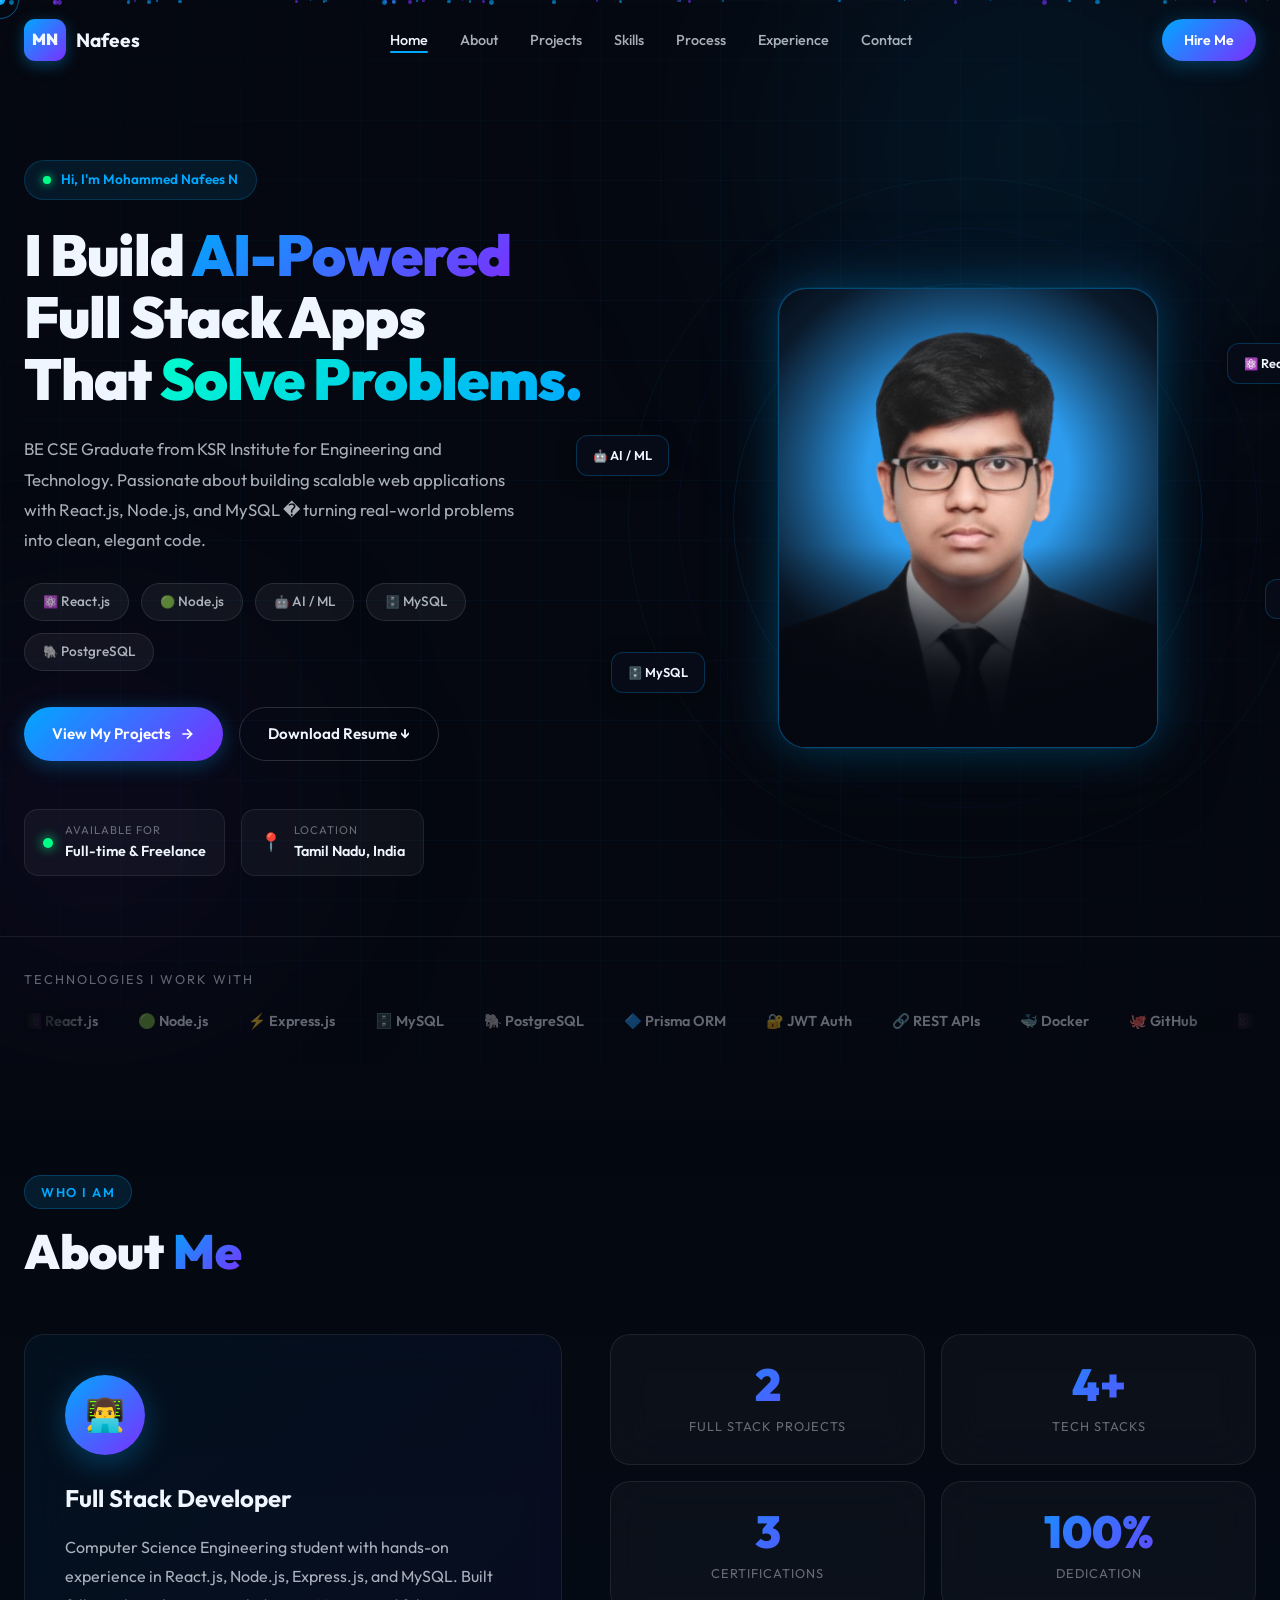
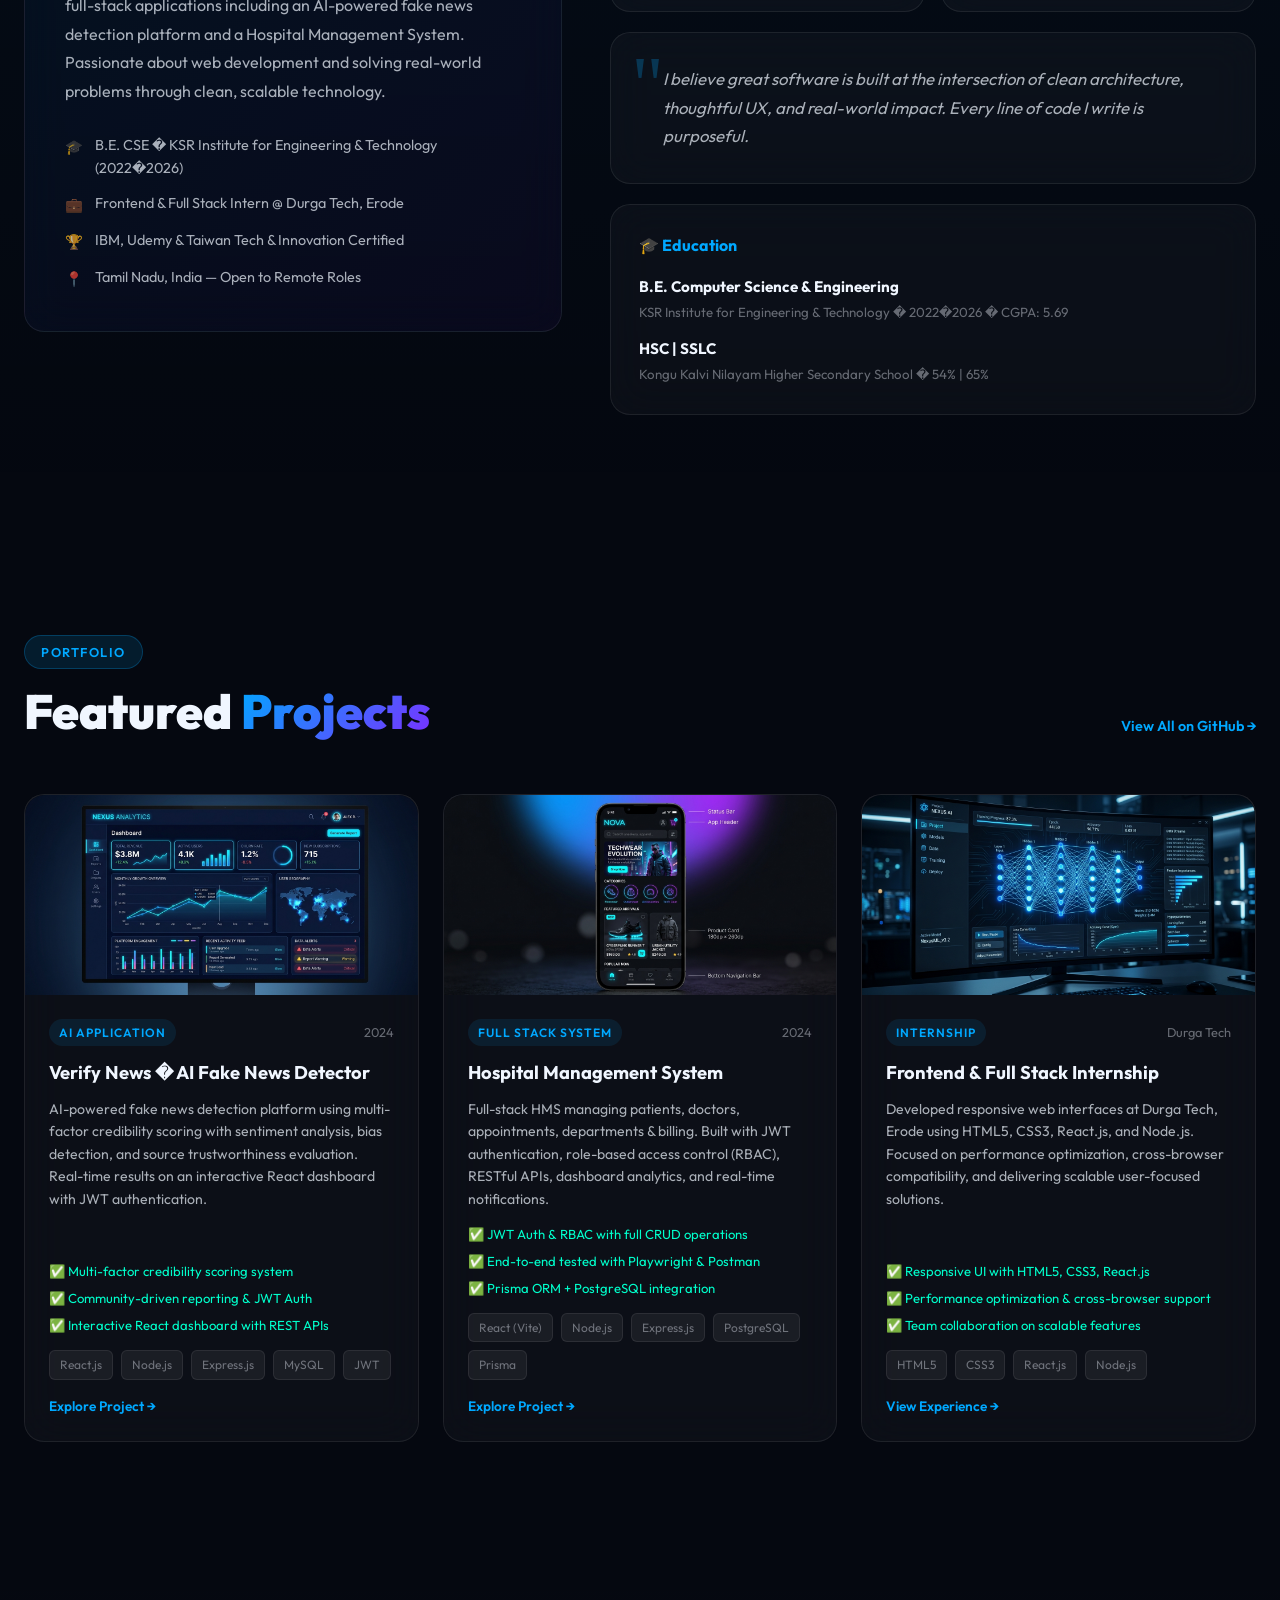
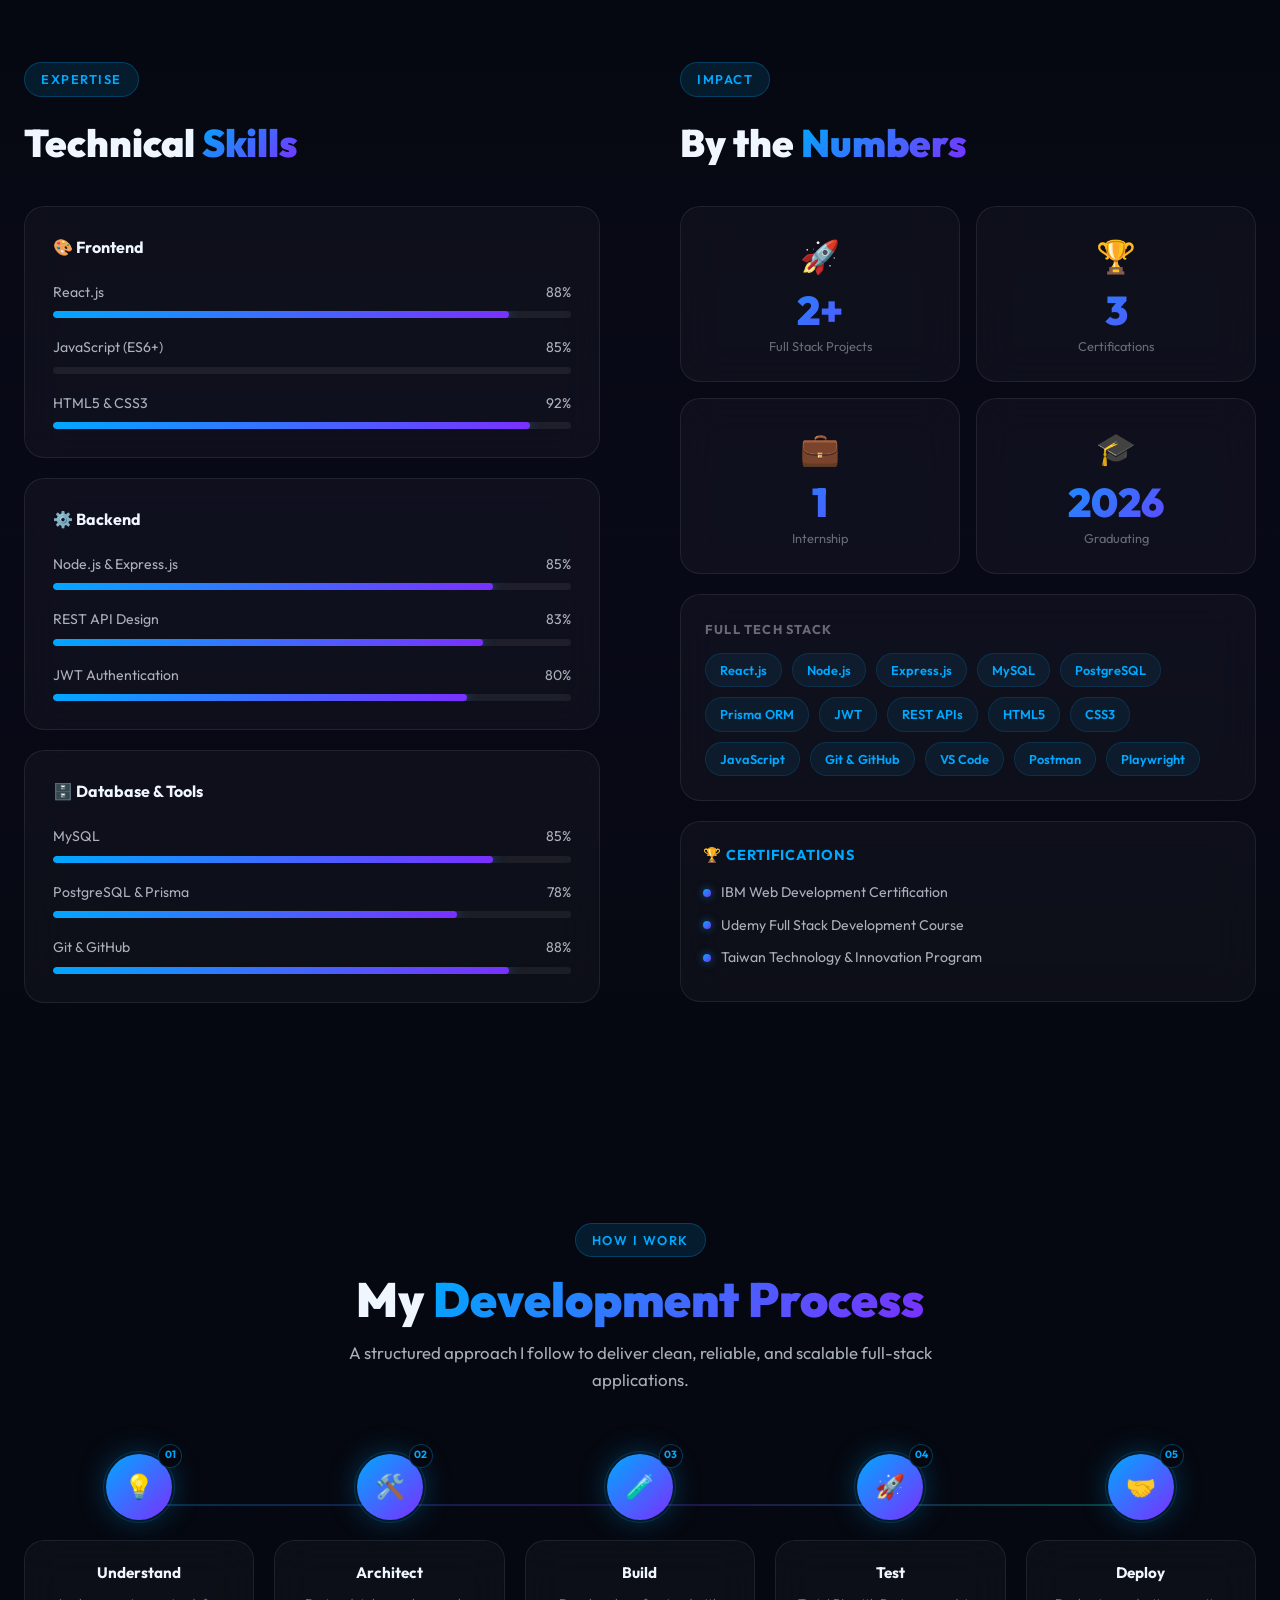
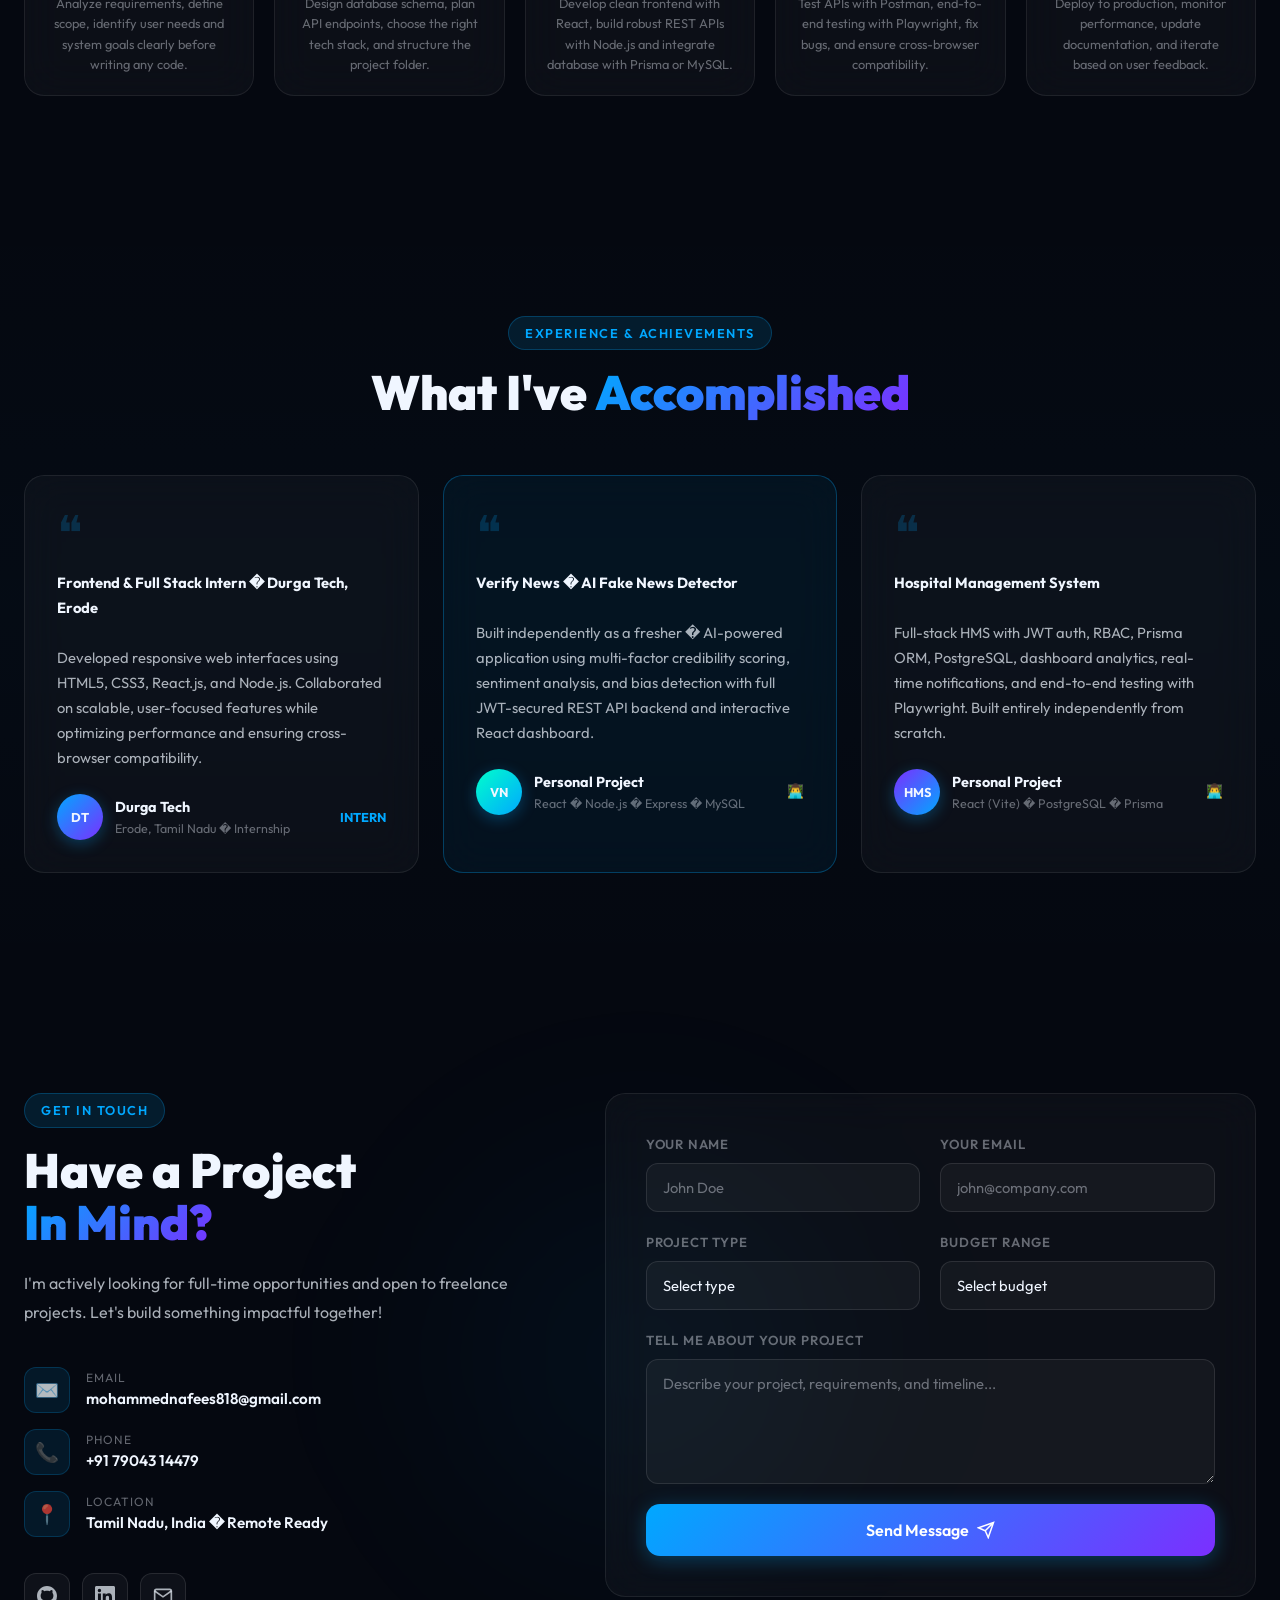
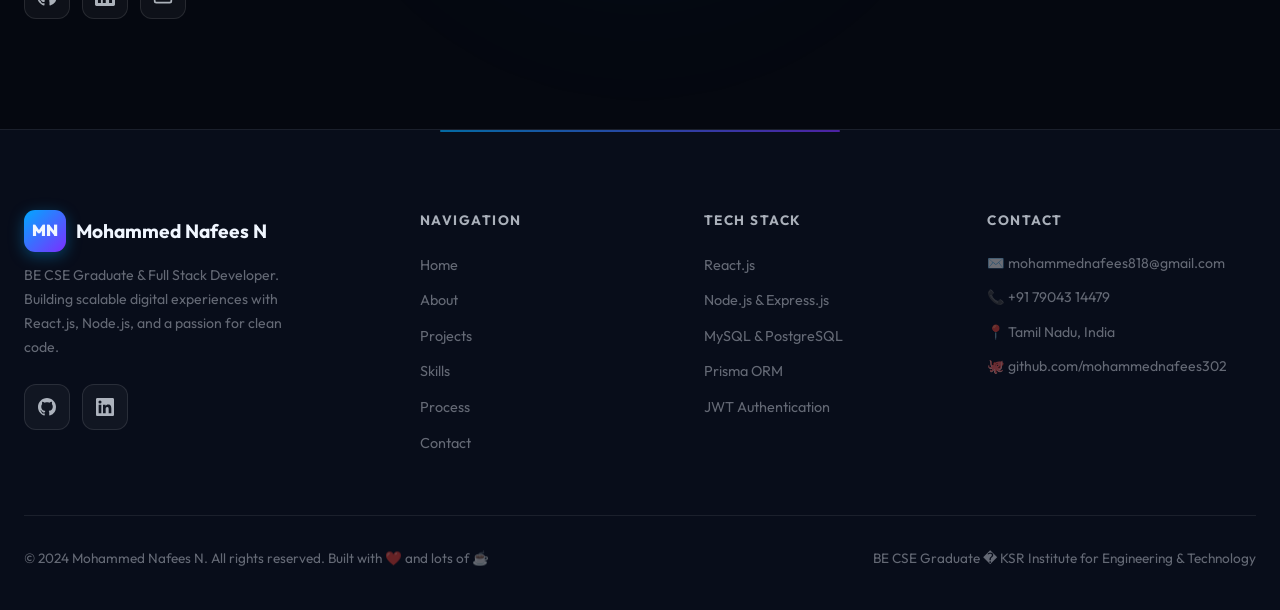
<file: index.html>
﻿<!DOCTYPE html>
<html lang="en">
<head>
<meta charset="UTF-8"/>
<meta name="viewport" content="width=device-width, initial-scale=1.0"/>
<title>Mohammed Nafees N | Full Stack Developer</title>
<meta name="description" content="Mohammed Nafees N - BE CSE Graduate & Full Stack Developer skilled in React.js, Node.js, Express.js, MySQL and PostgreSQL."/>
<link href="https://fonts.googleapis.com/css2?family=Outfit:wght@300;400;500;600;700;800;900&display=swap" rel="stylesheet"/>
<style>
*,*::before,*::after{box-sizing:border-box;margin:0;padding:0}
:root{
  --bg:#050810;--bg2:#080d1a;--card:rgba(255,255,255,0.03);--card-h:rgba(255,255,255,0.06);
  --glass:rgba(255,255,255,0.08);--glow-b:rgba(0,168,255,0.3);
  --blue:#00a8ff;--purple:#7b2fff;--cyan:#00ffcc;
  --blue-g:rgba(0,168,255,0.15);
  --t1:#f0f6ff;--t2:rgba(240,246,255,0.7);--t3:rgba(240,246,255,0.4);
  --grad:linear-gradient(135deg,#00a8ff,#7b2fff);
  --grad2:linear-gradient(135deg,#00ffcc,#00a8ff);
  --sh:0 0 40px rgba(0,168,255,0.15);--sh2:0 8px 32px rgba(0,0,0,0.4);
  --r:20px;--r2:12px;--nav:80px;--pad:110px;
}
html{scroll-behavior:smooth;scroll-padding-top:var(--nav)}
body{font-family:'Outfit',sans-serif;background:var(--bg);color:var(--t1);overflow-x:hidden;line-height:1.6;cursor:none}

/* SCROLLBAR */
::-webkit-scrollbar{width:5px}::-webkit-scrollbar-track{background:var(--bg)}::-webkit-scrollbar-thumb{background:rgba(0,168,255,0.4);border-radius:3px}

/* CURSOR */
#cur,#cuf{position:fixed;border-radius:50%;pointer-events:none;z-index:9999;transform:translate(-50%,-50%);transition:transform .15s}
#cur{width:10px;height:10px;background:var(--blue);mix-blend-mode:screen;transition:transform .08s}
#cuf{width:38px;height:38px;border:1.5px solid rgba(0,168,255,0.5);transition:transform .18s ease-out}
a:hover,button:hover{cursor:none}

/* PARTICLES */
#ptc{position:fixed;inset:0;pointer-events:none;z-index:0;overflow:hidden}
.p{position:absolute;border-radius:50%;animation:pfloat linear infinite}
@keyframes pfloat{0%{transform:translateY(100vh) translateX(0);opacity:0}10%{opacity:.5}90%{opacity:.2}100%{transform:translateY(-80px) translateX(var(--d));opacity:0}}

/* NAVBAR */
.nav{position:fixed;top:0;left:0;right:0;height:var(--nav);z-index:1000;transition:all .4s;padding:0 24px}
.nav.sc{background:rgba(5,8,16,.94);backdrop-filter:blur(24px);border-bottom:1px solid var(--glass);box-shadow:0 4px 30px rgba(0,0,0,.5)}
.nc{max-width:1280px;margin:0 auto;height:100%;display:flex;align-items:center;gap:40px}
.logo{display:flex;align-items:center;gap:10px;text-decoration:none;color:var(--t1);font-weight:700;font-size:1.2rem;flex-shrink:0}
.lb{width:42px;height:42px;background:var(--grad);border-radius:11px;display:flex;align-items:center;justify-content:center;font-weight:900;font-size:1rem;box-shadow:0 4px 15px rgba(0,168,255,.35)}
.nl{display:flex;align-items:center;gap:4px;list-style:none;margin-left:auto}
.nl a{color:var(--t2);text-decoration:none;font-size:.9rem;font-weight:500;padding:8px 14px;border-radius:8px;transition:all .2s;position:relative}
.nl a::after{content:'';position:absolute;bottom:4px;left:50%;right:50%;height:2px;background:var(--blue);border-radius:2px;transition:all .3s}
.nl a:hover,.nl a.act{color:var(--t1)}
.nl a:hover::after,.nl a.act::after{left:14px;right:14px}
.hm{display:none;flex-direction:column;gap:5px;background:none;border:none;cursor:none;margin-left:auto;padding:4px}
.hm span{width:24px;height:2px;background:var(--t1);border-radius:2px;transition:.3s;display:block}

/* BUTTONS */
.btn{display:inline-flex;align-items:center;gap:8px;background:var(--grad);color:#fff;padding:14px 28px;border-radius:50px;font-weight:600;font-size:.95rem;text-decoration:none;border:none;cursor:none;font-family:'Outfit',sans-serif;transition:all .3s;position:relative;overflow:hidden;box-shadow:0 4px 20px rgba(0,168,255,.3)}
.btn::before{content:'';position:absolute;inset:0;background:linear-gradient(135deg,rgba(255,255,255,.15),transparent);opacity:0;transition:opacity .3s}
.btn:hover::before{opacity:1}
.btn:hover{transform:translateY(-3px);box-shadow:0 8px 30px rgba(0,168,255,.5)}
.btn.sm{padding:10px 22px;font-size:.88rem}
.btn.fw{width:100%;justify-content:center;border-radius:14px;padding:16px;font-size:1rem}
.btn2{display:inline-flex;align-items:center;gap:8px;background:transparent;color:var(--t1);padding:14px 28px;border-radius:50px;font-weight:600;font-size:.95rem;text-decoration:none;border:1.5px solid rgba(255,255,255,.15);cursor:none;font-family:'Outfit',sans-serif;transition:all .3s}
.btn2:hover{border-color:var(--blue);color:var(--blue);background:rgba(0,168,255,.08);transform:translateY(-2px)}

/* TEXT */
.gt{background:var(--grad);-webkit-background-clip:text;-webkit-text-fill-color:transparent;background-clip:text}
.gt2{background:var(--grad2);-webkit-background-clip:text;-webkit-text-fill-color:transparent;background-clip:text}
.tag-pill{display:inline-block;background:rgba(0,168,255,.12);color:var(--blue);border:1px solid rgba(0,168,255,.25);padding:6px 16px;border-radius:50px;font-size:.8rem;font-weight:600;letter-spacing:1.5px;text-transform:uppercase;margin-bottom:16px}

/* GLASS CARD */
.gc{background:var(--card);border:1px solid var(--glass);border-radius:var(--r);backdrop-filter:blur(20px);-webkit-backdrop-filter:blur(20px);transition:all .4s cubic-bezier(.25,.46,.45,.94)}
.gc:hover{background:var(--card-h);border-color:var(--glow-b);box-shadow:var(--sh),var(--sh2);transform:translateY(-5px)}

/* CONTAINER */
.con{max-width:1280px;margin:0 auto;padding:0 24px;position:relative;z-index:2}
.sec{padding:var(--pad) 0;position:relative}
.sh{margin-bottom:56px}
.sh h2{font-size:clamp(2rem,4vw,3rem);font-weight:900;line-height:1.1}
.sh.c{text-align:center}
.sd{color:var(--t2);max-width:600px;margin:14px auto 0;font-size:1.05rem}
.val{display:inline-block;color:var(--blue);font-weight:600;text-decoration:none;font-size:.9rem;margin-top:8px}
.val:hover{opacity:.8}

/* ========== HERO ========== */
.hero{min-height:100vh;display:flex;flex-direction:column;justify-content:center;position:relative;overflow:hidden;padding-top:var(--nav)}
.hgrid{position:absolute;inset:0;background-image:linear-gradient(rgba(0,168,255,.04) 1px,transparent 1px),linear-gradient(90deg,rgba(0,168,255,.04) 1px,transparent 1px);background-size:60px 60px;mask-image:radial-gradient(ellipse 80% 80% at 50% 50%,black 40%,transparent 100%);-webkit-mask-image:radial-gradient(ellipse 80% 80% at 50% 50%,black 40%,transparent 100%)}
.hglow{position:absolute;border-radius:50%;filter:blur(120px);pointer-events:none}
.hg1{width:700px;height:700px;background:radial-gradient(circle,rgba(0,168,255,.13),transparent 70%);top:-200px;right:-100px}
.hg2{width:500px;height:500px;background:radial-gradient(circle,rgba(123,47,255,.1),transparent 70%);bottom:0;left:-150px}
.hcon{max-width:1280px;margin:0 auto;padding:80px 24px 60px;display:grid;grid-template-columns:1fr 1fr;gap:80px;align-items:center;position:relative;z-index:2}
.hbadge{display:inline-flex;align-items:center;gap:10px;background:rgba(0,168,255,.1);border:1px solid rgba(0,168,255,.2);color:var(--blue);padding:8px 18px;border-radius:50px;font-size:.85rem;font-weight:600;margin-bottom:24px;animation:fdown .8s ease forwards}
.bdot{width:8px;height:8px;background:#00ff88;border-radius:50%;box-shadow:0 0 10px #00ff88;animation:pulse 2s infinite}
@keyframes pulse{0%,100%{box-shadow:0 0 6px #00ff88;transform:scale(1)}50%{box-shadow:0 0 18px #00ff88;transform:scale(1.25)}}
.htitle{font-size:clamp(2.4rem,4.5vw,4rem);font-weight:900;line-height:1.08;letter-spacing:-1px;margin-bottom:24px;animation:fup .9s .1s ease both}
.hdesc{color:var(--t2);font-size:1.05rem;line-height:1.8;margin-bottom:28px;max-width:500px;animation:fup .9s .2s ease both}
.htags{display:flex;gap:12px;flex-wrap:wrap;margin-bottom:36px;animation:fup .9s .3s ease both}
.htag{background:rgba(255,255,255,.05);border:1px solid rgba(255,255,255,.1);color:var(--t2);padding:7px 18px;border-radius:50px;font-size:.85rem;font-weight:500;transition:all .2s}
.htag:hover{border-color:rgba(0,168,255,.3);color:var(--blue);background:rgba(0,168,255,.06)}
.hact{display:flex;gap:16px;flex-wrap:wrap;margin-bottom:48px;animation:fup .9s .4s ease both}
.hsc{display:flex;gap:16px;flex-wrap:wrap;animation:fup .9s .5s ease both}
.scard{display:flex;align-items:center;gap:12px;background:rgba(255,255,255,.04);border:1px solid rgba(255,255,255,.08);padding:12px 18px;border-radius:14px;backdrop-filter:blur(10px)}
.sdot{width:10px;height:10px;border-radius:50%;flex-shrink:0}
.sdot.g{background:#00ff88;box-shadow:0 0 12px #00ff88;animation:pulse 2s infinite}
.slbl{font-size:.7rem;color:var(--t3);text-transform:uppercase;letter-spacing:1px}
.sval{font-size:.9rem;font-weight:600}
/* Hero Image */
.hiw{position:relative;display:flex;align-items:center;justify-content:center;animation:fright 1s .3s ease both}
.himc{position:relative;width:380px;height:460px;border-radius:28px;overflow:hidden;z-index:3;background:#050810;border:1.5px solid rgba(0,168,255,.42);box-shadow:0 0 0 1px rgba(0,168,255,.08),0 0 48px rgba(0,168,255,.28),0 0 90px rgba(0,168,255,.1),0 24px 64px rgba(0,0,0,.7),inset 0 0 80px rgba(0,0,0,.5)}
.himg{width:100%;height:100%;object-fit:cover;object-position:top center;transform:scale(1.08);transform-origin:top center;filter:brightness(1.05) contrast(1.07) saturate(0.85)}
/* Vignette: fades blue passport bg into dark portfolio */.himgv{position:absolute;inset:0;background:radial-gradient(ellipse 76% 60% at 50% 40%,transparent 35%,rgba(5,8,16,.5) 58%,rgba(5,8,16,.88) 78%,#050810 100%);z-index:4;pointer-events:none}.himgl{position:absolute;inset:0;background:linear-gradient(to top,#050810 0%,rgba(5,8,16,.75) 18%,transparent 44%);z-index:5}
.oring{position:absolute;border-radius:50%;border:1px solid rgba(0,168,255,.12);animation:ospin linear infinite;z-index:1}
.or1{width:470px;height:470px;animation-duration:20s}
.or2{width:580px;height:580px;animation-duration:32s;border-color:rgba(123,47,255,.08);animation-direction:reverse}
.or3{width:680px;height:680px;animation-duration:45s;border-color:rgba(0,255,204,.05)}
@keyframes ospin{from{transform:rotate(0deg)}to{transform:rotate(360deg)}}
.fbadge{position:absolute;background:rgba(8,13,26,.92);border:1px solid rgba(0,168,255,.25);backdrop-filter:blur(12px);color:var(--t1);padding:9px 16px;border-radius:12px;font-size:.8rem;font-weight:600;z-index:10;white-space:nowrap;box-shadow:0 4px 20px rgba(0,0,0,.4)}
.fb1{top:12%;right:-12%;animation:bob 3s ease-in-out infinite}
.fb2{bottom:28%;right:-18%;animation:bob 3.5s .5s ease-in-out infinite}
.fb3{top:32%;left:-18%;animation:bob 4s 1s ease-in-out infinite}
.fb4{bottom:12%;left:-12%;animation:bob 3.2s 1.5s ease-in-out infinite}
@keyframes bob{0%,100%{transform:translateY(0)}50%{transform:translateY(-12px)}}

/* TRUSTED */
.trs{max-width:1280px;margin:0 auto;padding:32px 24px;border-top:1px solid var(--glass);position:relative;z-index:2}
.trsl{color:var(--t3);font-size:.8rem;text-transform:uppercase;letter-spacing:2px;margin-bottom:20px}
.trl{display:flex;gap:0;overflow:hidden;position:relative}
.trl::before,.trl::after{content:'';position:absolute;top:0;bottom:0;width:80px;z-index:2}
.trl::before{left:0;background:linear-gradient(90deg,var(--bg),transparent)}
.trl::after{right:0;background:linear-gradient(270deg,var(--bg),transparent)}
.trl-inner{display:flex;gap:40px;animation:scroll 20s linear infinite;white-space:nowrap}
.trl-inner2{display:flex;gap:40px;white-space:nowrap}
@keyframes scroll{0%{transform:translateX(0)}100%{transform:translateX(-50%)}}
.tlogo{color:var(--t3);font-size:.9rem;font-weight:600;transition:color .2s;flex-shrink:0}
.tlogo:hover{color:var(--t2)}

/* ANIMATIONS */
@keyframes fup{from{opacity:0;transform:translateY(35px)}to{opacity:1;transform:translateY(0)}}
@keyframes fdown{from{opacity:0;transform:translateY(-20px)}to{opacity:1;transform:translateY(0)}}
@keyframes fright{from{opacity:0;transform:translateX(45px)}to{opacity:1;transform:translateX(0)}}
.reveal{opacity:0;transform:translateY(40px);transition:opacity .7s ease,transform .7s ease}
.reveal.vis{opacity:1;transform:translateY(0)}

/* ========== ABOUT ========== */
.about{background:linear-gradient(180deg,transparent,rgba(0,168,255,.02),transparent)}
.agrid{display:grid;grid-template-columns:1fr 1.2fr;gap:48px;align-items:start}
.acard{padding:40px;background:linear-gradient(135deg,rgba(0,168,255,.05),rgba(123,47,255,.05))}
.aiconr{width:80px;height:80px;border-radius:50%;background:var(--grad);display:flex;align-items:center;justify-content:center;margin-bottom:24px;font-size:2rem;box-shadow:0 8px 30px rgba(0,168,255,.3)}
.acard h3{font-size:1.5rem;font-weight:700;margin-bottom:16px}
.acard>p{color:var(--t2);line-height:1.8;margin-bottom:28px}
.ahls{display:flex;flex-direction:column;gap:12px}
.ahl{display:flex;align-items:flex-start;gap:12px;color:var(--t2);font-size:.9rem}
.ahl span:first-child{margin-top:2px;flex-shrink:0}
.sgrid{display:grid;grid-template-columns:1fr 1fr;gap:16px;margin-bottom:20px}
.sc2{padding:28px;text-align:center}
.sn{font-size:2.8rem;font-weight:900;background:var(--grad);-webkit-background-clip:text;-webkit-text-fill-color:transparent;background-clip:text;line-height:1}
.slab{color:var(--t3);font-size:.8rem;text-transform:uppercase;letter-spacing:1px;margin-top:8px}
.aq{padding:32px;position:relative;overflow:hidden}
.qm{font-size:5rem;line-height:.8;color:var(--blue);opacity:.25;font-family:Georgia,serif;position:absolute;top:20px;left:20px}
.aq p{color:var(--t2);font-style:italic;font-size:1.05rem;line-height:1.7;padding-left:20px;position:relative;z-index:1}
.educ{padding:28px;margin-top:20px}
.educ h4{font-size:1rem;font-weight:700;margin-bottom:16px;color:var(--blue)}
.educ-list{display:flex;flex-direction:column;gap:14px}
.educ-item h5{font-weight:700;font-size:.95rem}
.educ-item p{color:var(--t3);font-size:.83rem;margin-top:3px}

/* ========== WORK ========== */
.pgrid{display:grid;grid-template-columns:repeat(3,1fr);gap:24px}
.pcard{overflow:hidden;display:flex;flex-direction:column;transition:all .4s cubic-bezier(.25,.46,.45,.94)}
.pcard:hover{transform:translateY(-8px) scale(1.01)}
.piw{position:relative;overflow:hidden;height:200px;border-radius:var(--r) var(--r) 0 0}
.pimg{width:100%;height:100%;object-fit:cover;transition:transform .6s ease}
.pcard:hover .pimg{transform:scale(1.08)}
.pov{position:absolute;inset:0;background:rgba(5,8,16,.88);display:flex;align-items:center;justify-content:center;gap:16px;opacity:0;transition:opacity .35s;border-radius:var(--r) var(--r) 0 0}
.pcard:hover .pov{opacity:1}
.plb,.pgb{padding:10px 20px;border-radius:50px;font-size:.85rem;font-weight:600;text-decoration:none;transition:transform .2s}
.plb{background:var(--grad);color:#fff}
.pgb{background:transparent;border:1px solid rgba(255,255,255,.3);color:#fff}
.plb:hover,.pgb:hover{transform:scale(1.06)}
.pi{padding:24px;flex:1;display:flex;flex-direction:column}
.pm{display:flex;justify-content:space-between;align-items:center;margin-bottom:12px}
.pt{font-size:.75rem;text-transform:uppercase;letter-spacing:1px;color:var(--blue);font-weight:600;background:rgba(0,168,255,.1);padding:4px 10px;border-radius:50px}
.py{font-size:.8rem;color:var(--t3)}
.ptitle{font-size:1.15rem;font-weight:700;margin-bottom:10px}
.pdesc{color:var(--t2);font-size:.88rem;line-height:1.6;margin-bottom:14px;flex:1}
.ppts{display:flex;flex-direction:column;gap:6px;margin-bottom:14px}
.ppt{font-size:.82rem;color:var(--cyan);display:flex;align-items:center;gap:6px}
.ptags{display:flex;gap:8px;flex-wrap:wrap;margin-bottom:16px}
.ptags span{background:rgba(255,255,255,.06);border:1px solid rgba(255,255,255,.08);color:var(--t3);font-size:.75rem;padding:4px 10px;border-radius:6px}
.plink{color:var(--blue);font-size:.85rem;font-weight:600;text-decoration:none;transition:opacity .2s}
.plink:hover{opacity:.75}

/* ========== SKILLS ========== */
.skills{background:linear-gradient(180deg,transparent,rgba(123,47,255,.03),transparent)}
.skgrid{display:grid;grid-template-columns:1fr 1fr;gap:80px;align-items:start}
.skgrid h2{font-size:clamp(1.8rem,3vw,2.4rem);font-weight:900;margin-bottom:32px}
.skcats{display:flex;flex-direction:column;gap:20px}
.skcat{padding:28px}
.catit{font-size:1rem;font-weight:700;margin-bottom:20px}
.sbars{display:flex;flex-direction:column;gap:18px}
.sbi{}
.sbh{display:flex;justify-content:space-between;margin-bottom:8px;font-size:.88rem;color:var(--t2)}
.sbbg{height:7px;background:rgba(255,255,255,.06);border-radius:10px;overflow:hidden}
.sbf{height:100%;width:0;border-radius:10px;background:var(--grad);transition:width 1.6s cubic-bezier(.25,.46,.45,.94);box-shadow:0 0 12px rgba(0,168,255,.5)}
.igrid{display:grid;grid-template-columns:1fr 1fr;gap:16px;margin-bottom:20px}
.icard{padding:24px;text-align:center}
.iicon{font-size:2rem;margin-bottom:8px}
.inum{font-size:2.5rem;font-weight:900;background:var(--grad);-webkit-background-clip:text;-webkit-text-fill-color:transparent;background-clip:text;line-height:1}
.ilab{color:var(--t3);font-size:.8rem;margin-top:6px}
.tbub{padding:24px}
.tbub h4{color:var(--t3);font-size:.8rem;text-transform:uppercase;letter-spacing:1.2px;margin-bottom:14px}
.bwrap{display:flex;flex-wrap:wrap;gap:10px}
.bub{background:rgba(0,168,255,.08);border:1px solid rgba(0,168,255,.15);color:var(--blue);font-size:.8rem;font-weight:600;padding:6px 14px;border-radius:50px;transition:all .2s;cursor:default}
.bub:hover{background:rgba(0,168,255,.2);box-shadow:0 0 15px rgba(0,168,255,.2)}
.certc{padding:22px;margin-top:20px}
.certc h4{color:var(--blue);font-size:.9rem;font-weight:700;margin-bottom:14px;text-transform:uppercase;letter-spacing:1px}
.citem{display:flex;align-items:center;gap:10px;color:var(--t2);font-size:.88rem;margin-bottom:10px}
.cdot{width:8px;height:8px;border-radius:50%;background:var(--grad);flex-shrink:0;box-shadow:0 0 8px rgba(0,168,255,.5)}

/* ========== PROCESS ========== */
.ptl{position:relative;display:grid;grid-template-columns:repeat(5,1fr);gap:20px;margin-top:60px}
.pline{position:absolute;top:50px;left:10%;right:10%;height:2px;background:linear-gradient(90deg,var(--blue),var(--purple),var(--cyan));border-radius:2px;opacity:.25;z-index:0}
.pstep{display:flex;flex-direction:column;align-items:center;gap:20px;text-align:center;position:relative;z-index:2}
.psiw{position:relative}
.psico{width:66px;height:66px;background:var(--grad);border-radius:50%;display:flex;align-items:center;justify-content:center;font-size:1.5rem;box-shadow:0 0 30px rgba(0,168,255,.3);transition:transform .3s;position:relative}
.pstep:hover .psico{transform:scale(1.12)}
.psico::after{content:'';position:absolute;inset:-3px;border-radius:50%;border:1px solid rgba(0,168,255,.2);animation:ospin 8s linear infinite}
.pnum{position:absolute;top:-10px;right:-10px;background:var(--bg);color:var(--blue);font-size:.65rem;font-weight:700;width:24px;height:24px;border-radius:50%;border:1px solid rgba(0,168,255,.3);display:flex;align-items:center;justify-content:center}
.psc{padding:20px;flex:1;width:100%}
.psc h3{font-size:.95rem;font-weight:700;margin-bottom:8px}
.psc p{color:var(--t3);font-size:.8rem;line-height:1.6}

/* ========== EXPERIENCE ========== */
.tgrid{display:grid;grid-template-columns:repeat(3,1fr);gap:24px}
.tcard{padding:32px;position:relative;overflow:hidden}
.tcard.ft{border-color:rgba(0,168,255,.3);background:rgba(0,168,255,.06)}
.qi{font-size:3rem;color:var(--blue);opacity:.2;line-height:1;margin-bottom:14px}
.ttxt{color:var(--t2);font-size:.92rem;line-height:1.7;margin-bottom:24px}
.ttxt strong{color:var(--t1)}
.tau{display:flex;align-items:center;gap:12px}
.tav{width:46px;height:46px;border-radius:50%;background:var(--grad);display:flex;align-items:center;justify-content:center;font-weight:700;font-size:.8rem;flex-shrink:0;box-shadow:0 4px 15px rgba(0,168,255,.3)}
.tan{font-weight:700;font-size:.9rem}
.tar{color:var(--t3);font-size:.78rem}
.tstr{margin-left:auto;color:#fbbf24;font-size:.85rem}

/* ========== CONTACT ========== */
.cbg{position:absolute;width:600px;height:600px;background:radial-gradient(circle,rgba(0,168,255,.06),transparent 70%);top:50%;left:50%;transform:translate(-50%,-50%);filter:blur(80px);pointer-events:none}
.cgrid{display:grid;grid-template-columns:1fr 1.3fr;gap:80px;align-items:start}
.cgrid h2{font-size:clamp(2rem,4vw,3rem);font-weight:900;line-height:1.1;margin-bottom:20px}
.cgrid>div>p{color:var(--t2);line-height:1.8;margin-bottom:40px}
.cinfo{display:flex;flex-direction:column;gap:16px;margin-bottom:36px}
.citm{display:flex;align-items:center;gap:16px;text-decoration:none;color:var(--t2);transition:color .2s}
.citm:hover{color:var(--blue)}
.ciw{width:46px;height:46px;background:rgba(0,168,255,.1);border:1px solid rgba(0,168,255,.2);border-radius:12px;display:flex;align-items:center;justify-content:center;font-size:1.2rem;flex-shrink:0}
.clbl{font-size:.75rem;color:var(--t3);text-transform:uppercase;letter-spacing:1px}
.cval{font-size:.95rem;font-weight:600;color:var(--t1)}
.slinks{display:flex;gap:12px}
.sl{width:46px;height:46px;background:rgba(255,255,255,.04);border:1px solid rgba(255,255,255,.1);border-radius:12px;display:flex;align-items:center;justify-content:center;color:var(--t2);text-decoration:none;transition:all .2s;cursor:none}
.sl:hover{border-color:var(--blue);color:var(--blue);background:rgba(0,168,255,.1);transform:translateY(-3px)}
.cform{padding:40px}
.frow{display:grid;grid-template-columns:1fr 1fr;gap:20px;margin-bottom:20px}
.fg{display:flex;flex-direction:column;gap:8px}
.fg label{font-size:.82rem;color:var(--t3);font-weight:600;text-transform:uppercase;letter-spacing:.8px}
.fg input,.fg select,.fg textarea{background:rgba(255,255,255,.04);border:1px solid rgba(255,255,255,.1);border-radius:12px;color:var(--t1);font-family:'Outfit',sans-serif;font-size:.92rem;padding:14px 16px;transition:border-color .2s,box-shadow .2s;outline:none;width:100%;resize:vertical;-webkit-appearance:none;appearance:none}
.fg select option{background:#0d1424;color:var(--t1)}
.fg input:focus,.fg select:focus,.fg textarea:focus{border-color:var(--blue);box-shadow:0 0 0 3px rgba(0,168,255,.12)}
.fg input::placeholder,.fg textarea::placeholder{color:var(--t3)}
.fg-full{margin-bottom:20px}
.fsucc{display:none;margin-top:14px;padding:14px 20px;background:rgba(0,255,136,.1);border:1px solid rgba(0,255,136,.25);border-radius:12px;color:#00ff88;font-size:.9rem;font-weight:600;text-align:center}

/* ========== FOOTER ========== */
.footer{background:var(--bg2);border-top:1px solid var(--glass);padding:80px 0 40px;position:relative}
.fglow{position:absolute;top:0;left:50%;transform:translateX(-50%);width:400px;height:2px;background:var(--grad);opacity:.6;border-radius:2px}
.fgrid{display:grid;grid-template-columns:1.5fr 1fr 1fr 1.2fr;gap:60px;margin-bottom:60px}
.fbrand>p{color:var(--t3);font-size:.88rem;line-height:1.7;max-width:260px;margin-top:12px}
.fcol h4{font-size:.85rem;text-transform:uppercase;letter-spacing:1.5px;color:var(--t2);font-weight:700;margin-bottom:20px}
.fcol ul{list-style:none;display:flex;flex-direction:column;gap:10px}
.fcol ul li a{color:var(--t3);text-decoration:none;font-size:.9rem;transition:color .2s}
.fcol ul li a:hover{color:var(--blue)}
.fci{display:flex;flex-direction:column;gap:12px}
.fci a,.fci span{color:var(--t3);text-decoration:none;font-size:.88rem;transition:color .2s;display:block}
.fci a:hover{color:var(--blue)}
.fbot{border-top:1px solid var(--glass);padding-top:32px;display:flex;justify-content:space-between;align-items:center;flex-wrap:wrap;gap:12px}
.fbot p{color:var(--t3);font-size:.85rem}

/* RESPONSIVE */
@media(max-width:1024px){
  .hcon{grid-template-columns:1fr;gap:60px}
  .hiw{order:-1;justify-content:center}
  .hcont{text-align:center}
  .hdesc{max-width:600px;margin-left:auto;margin-right:auto}
  .htags,.hact,.hsc{justify-content:center}
  .agrid{grid-template-columns:1fr}
  .skgrid{grid-template-columns:1fr;gap:60px}
  .cgrid{grid-template-columns:1fr;gap:48px}
  .fgrid{grid-template-columns:1fr 1fr;gap:40px}
  .ptl{grid-template-columns:1fr}
  .pline{display:none}
  .pstep{flex-direction:row;text-align:left}
  .psc{text-align:left}
  .pgrid{grid-template-columns:1fr}
  .tgrid{grid-template-columns:1fr}
}
@media(max-width:768px){
  :root{--pad:80px}
  .nl{display:none;flex-direction:column;position:fixed;top:var(--nav);left:0;right:0;background:rgba(5,8,16,.97);backdrop-filter:blur(20px);padding:16px;border-bottom:1px solid var(--glass);gap:4px;z-index:999}
  .nl.open{display:flex}
  .nl a{padding:12px 16px;border-radius:10px}
  .nav .btn.sm{display:none}
  .hm{display:flex}
  .himc{width:300px;height:370px}
  .or1{width:360px;height:360px}.or2{width:440px;height:440px}.or3{width:520px;height:520px}
  .fbadge{display:none}
  .fgrid{grid-template-columns:1fr;gap:32px}
  .fbot{flex-direction:column;text-align:center}
  .frow{grid-template-columns:1fr}
  .sgrid,.igrid{grid-template-columns:1fr 1fr}
}
</style>
</head>
<body>

<div id="cur"></div>
<div id="cuf"></div>
<div id="ptc"></div>

<!-- NAV -->
<nav class="nav" id="nav">
  <div class="nc">
    <a href="#home" class="logo"><div class="lb">MN</div><span>Nafees</span></a>
    <ul class="nl" id="nl">
      <li><a href="#home" class="act">Home</a></li>
      <li><a href="#about">About</a></li>
      <li><a href="#work">Projects</a></li>
      <li><a href="#skills">Skills</a></li>
      <li><a href="#process">Process</a></li>
      <li><a href="#exp">Experience</a></li>
      <li><a href="#contact">Contact</a></li>
    </ul>
    <a href="#contact" class="btn sm" style="margin-left:auto">Hire Me</a>
    <button class="hm" id="hm" aria-label="menu"><span></span><span></span><span></span></button>
  </div>
</nav>

<!-- HERO -->
<section class="hero" id="home">
  <div class="hgrid"></div>
  <div class="hglow hg1"></div>
  <div class="hglow hg2"></div>
  <div class="hcon">
    <div class="hcont">
      <div class="hbadge"><span class="bdot"></span>Hi, I'm Mohammed Nafees N</div>
      <h1 class="htitle">
        I Build <span class="gt">AI-Powered</span><br>
        Full Stack Apps<br>
        That <span class="gt2">Solve Problems.</span>
      </h1>
      <p class="hdesc">BE CSE Graduate from KSR Institute for Engineering and Technology. Passionate about building scalable web applications with React.js, Node.js, and MySQL � turning real-world problems into clean, elegant code.</p>
      <div class="htags">
        <span class="htag"><span style="font-size:.9em">⚛️</span> React.js</span>
        <span class="htag"><span style="font-size:.9em">🟢</span> Node.js</span>
        <span class="htag"><span style="font-size:.9em">🤖</span> AI / ML</span>
        <span class="htag"><span style="font-size:.9em">🗄️</span> MySQL</span>
        <span class="htag"><span style="font-size:.9em">🐘</span> PostgreSQL</span>
      </div>
      <div class="hact">
        <a href="#work" class="btn">View My Projects <svg width="16" height="16" viewBox="0 0 24 24" fill="none" stroke="currentColor" stroke-width="2.5"><path d="M5 12h14M12 5l7 7-7 7"/></svg></a>
        <a href="resume.html" target="_blank" class="btn2">Download Resume ↓</a>
      </div>
      <div class="hsc">
        <div class="scard"><div class="sdot g"></div><div><div class="slbl">Available for</div><div class="sval">Full-time &amp; Freelance</div></div></div>
        <div class="scard"><div style="font-size:1.1rem">📍</div><div><div class="slbl">Location</div><div class="sval">Tamil Nadu, India</div></div></div>
      </div>
    </div>
    <div class="hiw">
      <div class="oring or1"></div>
      <div class="oring or2"></div>
      <div class="oring or3"></div>
      <div class="himc">
        <img src="nafees.png" alt="Mohammed Nafees N" class="himg" />
        <div class="himgv"></div>
        <div class="himgl"></div>
      </div>
      <div class="fbadge fb1"><span style="font-size:.9em">⚛️</span> React.js</div>
      <div class="fbadge fb2"><span style="font-size:.9em">🟢</span> Node.js</div>
      <div class="fbadge fb3"><span style="font-size:.9em">🤖</span> AI / ML</div>
      <div class="fbadge fb4"><span style="font-size:.9em">🗄️</span> MySQL</div>
    </div>
  </div>
  <div class="trs">
    <p class="trsl">Technologies I Work With</p>
    <div class="trl">
      <div class="trl-inner">
        <span class="tlogo">⚛️ React.js</span><span class="tlogo">🟢 Node.js</span><span class="tlogo">⚡ Express.js</span><span class="tlogo">🗄️ MySQL</span><span class="tlogo">🐘 PostgreSQL</span><span class="tlogo">🔷 Prisma ORM</span><span class="tlogo">🔐 JWT Auth</span><span class="tlogo">🔗 REST APIs</span><span class="tlogo">🐳 Docker</span><span class="tlogo">🐙 GitHub</span>
        <span class="tlogo">⚛️ React.js</span><span class="tlogo">🟢 Node.js</span><span class="tlogo">⚡ Express.js</span><span class="tlogo">🗄️ MySQL</span><span class="tlogo">🐘 PostgreSQL</span><span class="tlogo">🔷 Prisma ORM</span><span class="tlogo">🔐 JWT Auth</span><span class="tlogo">🔗 REST APIs</span><span class="tlogo">🐳 Docker</span><span class="tlogo">🐙 GitHub</span>
      </div>
    </div>
  </div>
</section>

<!-- ABOUT -->
<section class="about sec" id="about" style="padding:var(--pad) 0">
  <div class="con">
    <div class="sh reveal"><span class="tag-pill">Who I Am</span><h2>About <span class="gt">Me</span></h2></div>
    <div class="agrid">
      <div class="reveal">
        <div class="gc acard">
          <div class="aiconr">👨‍💻</div>
          <h3>Full Stack Developer</h3>
          <p>Computer Science Engineering student with hands-on experience in React.js, Node.js, Express.js, and MySQL. Built full-stack applications including an AI-powered fake news detection platform and a Hospital Management System. Passionate about web development and solving real-world problems through clean, scalable technology.</p>
          <div class="ahls">
            <div class="ahl"><span>🎓</span><span>B.E. CSE � KSR Institute for Engineering &amp; Technology (2022�2026)</span></div>
            <div class="ahl"><span>💼</span><span>Frontend &amp; Full Stack Intern @ Durga Tech, Erode</span></div>
            <div class="ahl"><span>🏆</span><span>IBM, Udemy &amp; Taiwan Tech &amp; Innovation Certified</span></div>
            <div class="ahl"><span>📍</span><span>Tamil Nadu, India — Open to Remote Roles</span></div>
          </div>
        </div>
      </div>
      <div>
        <div class="sgrid reveal">
          <div class="gc sc2"><div class="sn" id="cn1">2</div><div class="slab">Full Stack Projects</div></div>
          <div class="gc sc2"><div class="sn" id="cn2">4+</div><div class="slab">Tech Stacks</div></div>
          <div class="gc sc2"><div class="sn" id="cn3">3</div><div class="slab">Certifications</div></div>
          <div class="gc sc2"><div class="sn" id="cn4">100%</div><div class="slab">Dedication</div></div>
        </div>
        <div class="gc aq reveal">
          <span class="qm">"</span>
          <p>I believe great software is built at the intersection of clean architecture, thoughtful UX, and real-world impact. Every line of code I write is purposeful.</p>
        </div>
        <div class="gc educ reveal">
          <h4>🎓 Education</h4>
          <div class="educ-list">
            <div class="educ-item"><h5>B.E. Computer Science &amp; Engineering</h5><p>KSR Institute for Engineering &amp; Technology � 2022�2026 � CGPA: 5.69</p></div>
            <div class="educ-item"><h5>HSC | SSLC</h5><p>Kongu Kalvi Nilayam Higher Secondary School � 54% | 65%</p></div>
          </div>
        </div>
      </div>
    </div>
  </div>
</section>

<!-- WORK -->
<section style="padding:var(--pad) 0" id="work">
  <div class="con">
    <div class="sh reveal" style="display:flex;justify-content:space-between;align-items:flex-end;flex-wrap:wrap">
      <div><span class="tag-pill">Portfolio</span><h2>Featured <span class="gt">Projects</span></h2></div>
      <a href="https://github.com/mohammednafees302" target="_blank" class="val">View All on GitHub →</a>
    </div>
    <div class="pgrid">

      <div class="gc pcard reveal">
        <div class="piw">
          <img src="proj1.jpg" alt="Verify News" class="pimg" onerror="this.style.background='linear-gradient(135deg,#00a8ff22,#00ffcc22)';this.src=''"/>
          <div class="pov">
            <a href="https://github.com/mohammednafees302" target="_blank" class="plb">Live Demo →</a>
            <a href="https://github.com/mohammednafees302" target="_blank" class="pgb">GitHub →</a>
          </div>
        </div>
        <div class="pi">
          <div class="pm"><span class="pt">AI Application</span><span class="py">2024</span></div>
          <h3 class="ptitle">Verify News � AI Fake News Detector</h3>
          <p class="pdesc">AI-powered fake news detection platform using multi-factor credibility scoring with sentiment analysis, bias detection, and source trustworthiness evaluation. Real-time results on an interactive React dashboard with JWT authentication.</p>
          <div class="ppts">
            <div class="ppt">✅ Multi-factor credibility scoring system</div>
            <div class="ppt">✅ Community-driven reporting &amp; JWT Auth</div>
            <div class="ppt">✅ Interactive React dashboard with REST APIs</div>
          </div>
          <div class="ptags"><span>React.js</span><span>Node.js</span><span>Express.js</span><span>MySQL</span><span>JWT</span></div>
          <a href="https://github.com/mohammednafees302" target="_blank" class="plink">Explore Project →</a>
        </div>
      </div>

      <div class="gc pcard reveal">
        <div class="piw">
          <img src="proj2.jpg" alt="Hospital Management System" class="pimg" onerror="this.style.background='linear-gradient(135deg,#7b2fff22,#00a8ff22)';this.src=''"/>
          <div class="pov">
            <a href="https://github.com/mohammednafees302" target="_blank" class="plb">Live Demo →</a>
            <a href="https://github.com/mohammednafees302" target="_blank" class="pgb">GitHub →</a>
          </div>
        </div>
        <div class="pi">
          <div class="pm"><span class="pt">Full Stack System</span><span class="py">2024</span></div>
          <h3 class="ptitle">Hospital Management System</h3>
          <p class="pdesc">Full-stack HMS managing patients, doctors, appointments, departments &amp; billing. Built with JWT authentication, role-based access control (RBAC), RESTful APIs, dashboard analytics, and real-time notifications.</p>
          <div class="ppts">
            <div class="ppt">✅ JWT Auth &amp; RBAC with full CRUD operations</div>
            <div class="ppt">✅ End-to-end tested with Playwright &amp; Postman</div>
            <div class="ppt">✅ Prisma ORM + PostgreSQL integration</div>
          </div>
          <div class="ptags"><span>React (Vite)</span><span>Node.js</span><span>Express.js</span><span>PostgreSQL</span><span>Prisma</span></div>
          <a href="https://github.com/mohammednafees302" target="_blank" class="plink">Explore Project →</a>
        </div>
      </div>

      <div class="gc pcard reveal">
        <div class="piw">
          <img src="proj3.jpg" alt="Internship" class="pimg" onerror="this.style.background='linear-gradient(135deg,#00ffcc22,#7b2fff22)';this.src=''"/>
          <div class="pov">
            <a href="https://linkedin.com/in/mohammed-nafees-n-b65743257" target="_blank" class="plb">View Profile →</a>
            <a href="https://linkedin.com/in/mohammed-nafees-n-b65743257" target="_blank" class="pgb">LinkedIn →</a>
          </div>
        </div>
        <div class="pi">
          <div class="pm"><span class="pt">Internship</span><span class="py">Durga Tech</span></div>
          <h3 class="ptitle">Frontend &amp; Full Stack Internship</h3>
          <p class="pdesc">Developed responsive web interfaces at Durga Tech, Erode using HTML5, CSS3, React.js, and Node.js. Focused on performance optimization, cross-browser compatibility, and delivering scalable user-focused solutions.</p>
          <div class="ppts">
            <div class="ppt">✅ Responsive UI with HTML5, CSS3, React.js</div>
            <div class="ppt">✅ Performance optimization &amp; cross-browser support</div>
            <div class="ppt">✅ Team collaboration on scalable features</div>
          </div>
          <div class="ptags"><span>HTML5</span><span>CSS3</span><span>React.js</span><span>Node.js</span></div>
          <a href="https://linkedin.com/in/mohammed-nafees-n-b65743257" target="_blank" class="plink">View Experience →</a>
        </div>
      </div>

    </div>
  </div>
</section>

<!-- SKILLS -->
<section class="skills" style="padding:var(--pad) 0" id="skills">
  <div class="con">
    <div class="skgrid">
      <div>
        <div class="reveal"><span class="tag-pill">Expertise</span><h2>Technical <span class="gt">Skills</span></h2></div>
        <div class="skcats">
          <div class="gc skcat reveal">
            <h4 class="catit">🎨 Frontend</h4>
            <div class="sbars">
              <div class="sbi"><div class="sbh"><span>React.js</span><span>88%</span></div><div class="sbbg"><div class="sbf" data-w="88"></div></div></div>
              <div class="sbi"><div class="sbh"><span>JavaScript (ES6+)</span><span>85%</span></div><div class="sbbg"><div class="sbf" data-w="85"></div></div></div>
              <div class="sbi"><div class="sbh"><span>HTML5 &amp; CSS3</span><span>92%</span></div><div class="sbbg"><div class="sbf" data-w="92"></div></div></div>
            </div>
          </div>
          <div class="gc skcat reveal">
            <h4 class="catit">⚙️ Backend</h4>
            <div class="sbars">
              <div class="sbi"><div class="sbh"><span>Node.js &amp; Express.js</span><span>85%</span></div><div class="sbbg"><div class="sbf" data-w="85"></div></div></div>
              <div class="sbi"><div class="sbh"><span>REST API Design</span><span>83%</span></div><div class="sbbg"><div class="sbf" data-w="83"></div></div></div>
              <div class="sbi"><div class="sbh"><span>JWT Authentication</span><span>80%</span></div><div class="sbbg"><div class="sbf" data-w="80"></div></div></div>
            </div>
          </div>
          <div class="gc skcat reveal">
            <h4 class="catit">🗄️ Database &amp; Tools</h4>
            <div class="sbars">
              <div class="sbi"><div class="sbh"><span>MySQL</span><span>85%</span></div><div class="sbbg"><div class="sbf" data-w="85"></div></div></div>
              <div class="sbi"><div class="sbh"><span>PostgreSQL &amp; Prisma</span><span>78%</span></div><div class="sbbg"><div class="sbf" data-w="78"></div></div></div>
              <div class="sbi"><div class="sbh"><span>Git &amp; GitHub</span><span>88%</span></div><div class="sbbg"><div class="sbf" data-w="88"></div></div></div>
            </div>
          </div>
        </div>
      </div>
      <div>
        <div class="reveal"><span class="tag-pill">Impact</span><h2>By the <span class="gt">Numbers</span></h2></div>
        <div class="igrid reveal">
          <div class="gc icard"><div class="iicon">🚀</div><div class="inum">2+</div><div class="ilab">Full Stack Projects</div></div>
          <div class="gc icard"><div class="iicon">🏆</div><div class="inum">3</div><div class="ilab">Certifications</div></div>
          <div class="gc icard"><div class="iicon">💼</div><div class="inum">1</div><div class="ilab">Internship</div></div>
          <div class="gc icard"><div class="iicon">🎓</div><div class="inum">2026</div><div class="ilab">Graduating</div></div>
        </div>
        <div class="gc tbub reveal">
          <h4>Full Tech Stack</h4>
          <div class="bwrap">
            <span class="bub">React.js</span><span class="bub">Node.js</span><span class="bub">Express.js</span><span class="bub">MySQL</span><span class="bub">PostgreSQL</span><span class="bub">Prisma ORM</span><span class="bub">JWT</span><span class="bub">REST APIs</span><span class="bub">HTML5</span><span class="bub">CSS3</span><span class="bub">JavaScript</span><span class="bub">Git &amp; GitHub</span><span class="bub">VS Code</span><span class="bub">Postman</span><span class="bub">Playwright</span>
          </div>
        </div>
        <div class="gc certc reveal">
          <h4>🏆 Certifications</h4>
          <div class="citem"><span class="cdot"></span>IBM Web Development Certification</div>
          <div class="citem"><span class="cdot"></span>Udemy Full Stack Development Course</div>
          <div class="citem"><span class="cdot"></span>Taiwan Technology &amp; Innovation Program</div>
        </div>
      </div>
    </div>
  </div>
</section>

<!-- PROCESS -->
<section style="padding:var(--pad) 0;overflow:hidden" id="process">
  <div class="con">
    <div class="sh c reveal"><span class="tag-pill">How I Work</span><h2>My <span class="gt">Development Process</span></h2><p class="sd">A structured approach I follow to deliver clean, reliable, and scalable full-stack applications.</p></div>
    <div class="ptl">
      <div class="pline"></div>
      <div class="pstep reveal"><div class="psiw"><div class="psico">💡</div><div class="pnum">01</div></div><div class="gc psc"><h3>Understand</h3><p>Analyze requirements, define scope, identify user needs and system goals clearly before writing any code.</p></div></div>
      <div class="pstep reveal"><div class="psiw"><div class="psico">🛠️</div><div class="pnum">02</div></div><div class="gc psc"><h3>Architect</h3><p>Design database schema, plan API endpoints, choose the right tech stack, and structure the project folder.</p></div></div>
      <div class="pstep reveal"><div class="psiw"><div class="psico">🧪</div><div class="pnum">03</div></div><div class="gc psc"><h3>Build</h3><p>Develop clean frontend with React, build robust REST APIs with Node.js and integrate database with Prisma or MySQL.</p></div></div>
      <div class="pstep reveal"><div class="psiw"><div class="psico">🚀</div><div class="pnum">04</div></div><div class="gc psc"><h3>Test</h3><p>Test APIs with Postman, end-to-end testing with Playwright, fix bugs, and ensure cross-browser compatibility.</p></div></div>
      <div class="pstep reveal"><div class="psiw"><div class="psico">🤝</div><div class="pnum">05</div></div><div class="gc psc"><h3>Deploy</h3><p>Deploy to production, monitor performance, update documentation, and iterate based on user feedback.</p></div></div>
    </div>
  </div>
</section>

<!-- EXPERIENCE -->
<section style="padding:var(--pad) 0;background:linear-gradient(180deg,transparent,rgba(0,168,255,.02),transparent)" id="exp">
  <div class="con">
    <div class="sh c reveal"><span class="tag-pill">Experience &amp; Achievements</span><h2>What I've <span class="gt">Accomplished</span></h2></div>
    <div class="tgrid">
      <div class="gc tcard reveal">
        <div class="qi">❝</div>
        <p class="ttxt"><strong>Frontend &amp; Full Stack Intern � Durga Tech, Erode</strong><br><br>Developed responsive web interfaces using HTML5, CSS3, React.js, and Node.js. Collaborated on scalable, user-focused features while optimizing performance and ensuring cross-browser compatibility.</p>
        <div class="tau"><div class="tav">DT</div><div><div class="tan">Durga Tech</div><div class="tar">Erode, Tamil Nadu � Internship</div></div><div class="tstr" style="color:var(--blue);font-size:.8rem;font-weight:700">INTERN</div></div>
      </div>
      <div class="gc tcard ft reveal">
        <div class="qi">❝</div>
        <p class="ttxt"><strong>Verify News � AI Fake News Detector</strong><br><br>Built independently as a fresher � AI-powered application using multi-factor credibility scoring, sentiment analysis, and bias detection with full JWT-secured REST API backend and interactive React dashboard.</p>
        <div class="tau"><div class="tav" style="background:linear-gradient(135deg,#00ffcc,#00a8ff)">VN</div><div><div class="tan">Personal Project</div><div class="tar">React � Node.js � Express � MySQL</div></div><div class="tstr">👨‍💻</div></div>
      </div>
      <div class="gc tcard reveal">
        <div class="qi">❝</div>
        <p class="ttxt"><strong>Hospital Management System</strong><br><br>Full-stack HMS with JWT auth, RBAC, Prisma ORM, PostgreSQL, dashboard analytics, real-time notifications, and end-to-end testing with Playwright. Built entirely independently from scratch.</p>
        <div class="tau"><div class="tav" style="background:linear-gradient(135deg,#7b2fff,#00a8ff)">HMS</div><div><div class="tan">Personal Project</div><div class="tar">React (Vite) � PostgreSQL � Prisma</div></div><div class="tstr">👨‍💻</div></div>
      </div>
    </div>
  </div>
</section>

<!-- CONTACT -->
<section style="padding:var(--pad) 0;position:relative" id="contact">
  <div class="cbg"></div>
  <div class="con">
    <div class="cgrid">
      <div class="reveal">
        <span class="tag-pill">Get In Touch</span>
        <h2>Have a Project<br><span class="gt">In Mind?</span></h2>
        <p>I'm actively looking for full-time opportunities and open to freelance projects. Let's build something impactful together!</p>
        <div class="cinfo">
          <a href="mailto:mohammednafees818@gmail.com" class="citm"><div class="ciw">✉️</div><div><div class="clbl">Email</div><div class="cval">mohammednafees818@gmail.com</div></div></a>
          <a href="tel:+917904314479" class="citm"><div class="ciw">📞</div><div><div class="clbl">Phone</div><div class="cval">+91 79043 14479</div></div></a>
          <div class="citm"><div class="ciw">📍</div><div><div class="clbl">Location</div><div class="cval">Tamil Nadu, India � Remote Ready</div></div></div>
        </div>
        <div class="slinks">
          <a href="https://github.com/mohammednafees302" target="_blank" class="sl" title="GitHub"><svg width="20" height="20" viewBox="0 0 24 24" fill="currentColor"><path d="M12 0C5.37 0 0 5.37 0 12c0 5.31 3.435 9.795 8.205 11.385.6.105.825-.255.825-.57 0-.285-.015-1.23-.015-2.235-3.015.555-3.795-.735-4.035-1.41-.135-.345-.72-1.41-1.23-1.695-.42-.225-1.02-.78-.015-.795.945-.015 1.62.87 1.845 1.23 1.08 1.815 2.805 1.305 3.495.99.105-.78.42-1.305.765-1.605-2.67-.3-5.46-1.335-5.46-5.925 0-1.305.465-2.385 1.23-3.225-.12-.3-.54-1.53.12-3.18 0 0 1.005-.315 3.3 1.23.96-.27 1.98-.405 3-.405s2.04.135 3 .405c2.295-1.56 3.3-1.23 3.3-1.23.66 1.65.24 2.88.12 3.18.765.84 1.23 1.905 1.23 3.225 0 4.605-2.805 5.625-5.475 5.925.435.375.81 1.095.81 2.22 0 1.605-.015 2.895-.015 3.3 0 .315.225.69.825.57A12.02 12.02 0 0 0 24 12c0-6.63-5.37-12-12-12z"/></svg></a>
          <a href="https://linkedin.com/in/mohammed-nafees-n-b65743257" target="_blank" class="sl" title="LinkedIn"><svg width="20" height="20" viewBox="0 0 24 24" fill="currentColor"><path d="M20.447 20.452h-3.554v-5.569c0-1.328-.027-3.037-1.852-3.037-1.853 0-2.136 1.445-2.136 2.939v5.667H9.351V9h3.414v1.561h.046c.477-.9 1.637-1.85 3.37-1.85 3.601 0 4.267 2.37 4.267 5.455v6.286zM5.337 7.433a2.062 2.062 0 0 1-2.063-2.065 2.064 2.064 0 1 1 2.063 2.065zm1.782 13.019H3.555V9h3.564v11.452zM22.225 0H1.771C.792 0 0 .774 0 1.729v20.542C0 23.227.792 24 1.771 24h20.451C23.2 24 24 23.227 24 22.271V1.729C24 .774 23.2 0 22.222 0h.003z"/></svg></a>
          <a href="mailto:mohammednafees818@gmail.com" class="sl" title="Email"><svg width="20" height="20" viewBox="0 0 24 24" fill="none" stroke="currentColor" stroke-width="2"><path d="M4 4h16c1.1 0 2 .9 2 2v12c0 1.1-.9 2-2 2H4c-1.1 0-2-.9-2-2V6c0-1.1.9-2 2-2z"/><polyline points="22,6 12,13 2,6"/></svg></a>
        </div>
      </div>
      <div class="reveal">
        <form class="gc cform" id="cform" novalidate>
          <div class="frow">
            <div class="fg"><label>Your Name</label><input type="text" placeholder="John Doe" required/></div>
            <div class="fg"><label>Your Email</label><input type="email" placeholder="john@company.com" required/></div>
          </div>
          <div class="frow">
            <div class="fg"><label>Project Type</label><select><option value="" disabled selected>Select type</option><option>Full Stack Web App</option><option>AI / ML Solution</option><option>Frontend Development</option><option>API / Backend</option><option>Job Opportunity</option><option>Other</option></select></div>
            <div class="fg"><label>Budget Range</label><select><option value="" disabled selected>Select budget</option><option>?10K � ?50K</option><option>?50K � ?1L</option><option>?1L � ?5L</option><option>?5L+</option><option>Let's Discuss</option></select></div>
          </div>
          <div class="fg fg-full"><label>Tell Me About Your Project</label><textarea rows="5" placeholder="Describe your project, requirements, and timeline..."></textarea></div>
          <button type="submit" class="btn fw" id="sbtn">Send Message <svg width="18" height="18" viewBox="0 0 24 24" fill="none" stroke="currentColor" stroke-width="2"><path d="M22 2L11 13M22 2l-7 20-4-9-9-4 20-7z"/></svg></button>
          <div class="fsucc" id="fsucc">✅ Message sent! I'll reply within 24 hours.</div>
        </form>
      </div>
    </div>
  </div>
</section>

<!-- FOOTER -->
<footer class="footer">
  <div class="fglow"></div>
  <div class="con">
    <div class="fgrid">
      <div class="fbrand">
        <a href="#home" class="logo"><div class="lb">MN</div><span>Mohammed Nafees N</span></a>
        <p>BE CSE Graduate &amp; Full Stack Developer. Building scalable digital experiences with React.js, Node.js, and a passion for clean code.</p>
        <div class="slinks" style="margin-top:1.5rem">
          <a href="https://github.com/mohammednafees302" target="_blank" class="sl"><svg width="18" height="18" viewBox="0 0 24 24" fill="currentColor"><path d="M12 0C5.37 0 0 5.37 0 12c0 5.31 3.435 9.795 8.205 11.385.6.105.825-.255.825-.57 0-.285-.015-1.23-.015-2.235-3.015.555-3.795-.735-4.035-1.41-.135-.345-.72-1.41-1.23-1.695-.42-.225-1.02-.78-.015-.795.945-.015 1.62.87 1.845 1.23 1.08 1.815 2.805 1.305 3.495.99.105-.78.42-1.305.765-1.605-2.67-.3-5.46-1.335-5.46-5.925 0-1.305.465-2.385 1.23-3.225-.12-.3-.54-1.53.12-3.18 0 0 1.005-.315 3.3 1.23.96-.27 1.98-.405 3-.405s2.04.135 3 .405c2.295-1.56 3.3-1.23 3.3-1.23.66 1.65.24 2.88.12 3.18.765.84 1.23 1.905 1.23 3.225 0 4.605-2.805 5.625-5.475 5.925.435.375.81 1.095.81 2.22 0 1.605-.015 2.895-.015 3.3 0 .315.225.69.825.57A12.02 12.02 0 0 0 24 12c0-6.63-5.37-12-12-12z"/></svg></a>
          <a href="https://linkedin.com/in/mohammed-nafees-n-b65743257" target="_blank" class="sl"><svg width="18" height="18" viewBox="0 0 24 24" fill="currentColor"><path d="M20.447 20.452h-3.554v-5.569c0-1.328-.027-3.037-1.852-3.037-1.853 0-2.136 1.445-2.136 2.939v5.667H9.351V9h3.414v1.561h.046c.477-.9 1.637-1.85 3.37-1.85 3.601 0 4.267 2.37 4.267 5.455v6.286zM5.337 7.433a2.062 2.062 0 0 1-2.063-2.065 2.064 2.064 0 1 1 2.063 2.065zm1.782 13.019H3.555V9h3.564v11.452zM22.225 0H1.771C.792 0 0 .774 0 1.729v20.542C0 23.227.792 24 1.771 24h20.451C23.2 24 24 23.227 24 22.271V1.729C24 .774 23.2 0 22.222 0h.003z"/></svg></a>
        </div>
      </div>
      <div class="fcol"><h4>Navigation</h4><ul><li><a href="#home">Home</a></li><li><a href="#about">About</a></li><li><a href="#work">Projects</a></li><li><a href="#skills">Skills</a></li><li><a href="#process">Process</a></li><li><a href="#contact">Contact</a></li></ul></div>
      <div class="fcol"><h4>Tech Stack</h4><ul><li><a href="#">React.js</a></li><li><a href="#">Node.js &amp; Express.js</a></li><li><a href="#">MySQL &amp; PostgreSQL</a></li><li><a href="#">Prisma ORM</a></li><li><a href="#">JWT Authentication</a></li></ul></div>
      <div class="fcol"><h4>Contact</h4><div class="fci"><a href="mailto:mohammednafees818@gmail.com">✉️ mohammednafees818@gmail.com</a><a href="tel:+917904314479">📞 +91 79043 14479</a><span>📍 Tamil Nadu, India</span><a href="https://github.com/mohammednafees302" target="_blank">🐙 github.com/mohammednafees302</a></div></div>
    </div>
    <div class="fbot">
      <p>© 2024 Mohammed Nafees N. All rights reserved. Built with ❤️ and lots of ☕</p>
      <p>BE CSE Graduate � KSR Institute for Engineering &amp; Technology</p>
    </div>
  </div>
</footer>

<script>
// CURSOR
const cur=document.getElementById('cur'),cuf=document.getElementById('cuf');
let mx=0,my=0,fx=0,fy=0;
document.addEventListener('mousemove',e=>{mx=e.clientX;my=e.clientY;cur.style.left=mx+'px';cur.style.top=my+'px'});
(function loop(){fx+=(mx-fx)*.12;fy+=(my-fy)*.12;cuf.style.left=fx+'px';cuf.style.top=fy+'px';requestAnimationFrame(loop)})();
document.querySelectorAll('a,button,.gc,.bub').forEach(el=>{
  el.addEventListener('mouseenter',()=>{cur.style.transform='translate(-50%,-50%) scale(2.2)';cuf.style.transform='translate(-50%,-50%) scale(1.6)'});
  el.addEventListener('mouseleave',()=>{cur.style.transform='translate(-50%,-50%) scale(1)';cuf.style.transform='translate(-50%,-50%) scale(1)'});
});

// PARTICLES
const ptc=document.getElementById('ptc');
for(let i=0;i<45;i++){
  const p=document.createElement('div');p.className='p';
  const s=Math.random()*4+1,l=Math.random()*100,dur=Math.random()*18+10,drift=(Math.random()-.5)*200;
  p.style.cssText=`width:${s}px;height:${s}px;left:${l}%;animation-duration:${dur}s;animation-delay:${Math.random()*-25}s;--d:${drift}px;background:${Math.random()>.5?'rgba(0,168,255,.6)':'rgba(123,47,255,.6)'}`;
  ptc.appendChild(p);
}

// NAVBAR
const nav=document.getElementById('nav');
window.addEventListener('scroll',()=>nav.classList.toggle('sc',scrollY>40));

// HAMBURGER
const hm=document.getElementById('hm'),nl=document.getElementById('nl');
hm.addEventListener('click',()=>{
  nl.classList.toggle('open');
  const sp=hm.querySelectorAll('span');
  if(nl.classList.contains('open')){sp[0].style.transform='rotate(45deg) translate(5px,5px)';sp[1].style.opacity='0';sp[2].style.transform='rotate(-45deg) translate(5px,-5px)'}
  else{sp[0].style.transform='';sp[1].style.opacity='';sp[2].style.transform=''}
});
nl.querySelectorAll('a').forEach(a=>a.addEventListener('click',()=>{nl.classList.remove('open');hm.querySelectorAll('span').forEach(s=>{s.style.transform='';s.style.opacity=''})}));

// SMOOTH SCROLL + ACTIVE NAV
document.querySelectorAll('a[href^="#"]').forEach(a=>{
  a.addEventListener('click',e=>{const t=document.querySelector(a.getAttribute('href'));if(t){e.preventDefault();t.scrollIntoView({behavior:'smooth'})}});
});

// INTERSECTION OBSERVER � REVEAL
const ro=new IntersectionObserver(entries=>{
  entries.forEach((e,i)=>{if(e.isIntersecting){setTimeout(()=>e.target.classList.add('vis'),i*60);ro.unobserve(e.target)}});
},{threshold:.1,rootMargin:'0px 0px -50px 0px'});
document.querySelectorAll('.reveal').forEach(el=>ro.observe(el));

// SKILL BARS
const sbo=new IntersectionObserver(entries=>{
  entries.forEach(e=>{if(e.isIntersecting){setTimeout(()=>e.target.style.width=e.target.dataset.w+'%',200);sbo.unobserve(e.target)}});
},{threshold:.3});
document.querySelectorAll('.sbf').forEach(b=>sbo.observe(b));

// HERO PARALLAX
window.addEventListener('scroll',()=>{
  const s=scrollY,hc=document.querySelector('.hcont'),hw=document.querySelector('.hiw');
  if(s<innerHeight){if(hc)hc.style.transform=`translateY(${s*.12}px)`;if(hw)hw.style.transform=`translateY(${s*.07}px)`}
});

// CONTACT FORM
document.getElementById('cform').addEventListener('submit',async e=>{
  e.preventDefault();const btn=document.getElementById('sbtn'),succ=document.getElementById('fsucc');
  btn.textContent='Sending...';btn.disabled=true;btn.style.opacity='.7';
  await new Promise(r=>setTimeout(r,1800));
  btn.innerHTML='Send Message <svg width="18" height="18" viewBox="0 0 24 24" fill="none" stroke="currentColor" stroke-width="2"><path d="M22 2L11 13M22 2l-7 20-4-9-9-4 20-7z"/></svg>';
  btn.disabled=false;btn.style.opacity='1';
  succ.style.display='block';e.target.reset();
  setTimeout(()=>succ.style.display='none',5000);
});

// TILT ON PROJECT CARDS
document.querySelectorAll('.pcard').forEach(c=>{
  c.addEventListener('mousemove',e=>{
    const r=c.getBoundingClientRect(),x=e.clientX-r.left,y=e.clientY-r.top;
    const dx=(x-r.width/2)/(r.width/2),dy=(y-r.height/2)/(r.height/2);
    c.style.transform=`translateY(-8px) rotateX(${-dy*5}deg) rotateY(${dx*5}deg)`;
  });
  c.addEventListener('mouseleave',()=>c.style.transform='');
});

// ACTIVE SECTION TRACKING
const secs=document.querySelectorAll('section[id]');
window.addEventListener('scroll',()=>{
  let cur='';secs.forEach(s=>{if(scrollY>=s.offsetTop-120)cur=s.id});
  document.querySelectorAll('.nl a').forEach(a=>a.classList.toggle('act',a.getAttribute('href')==='#'+cur));
});
</script>
</body>
</html>
</file>
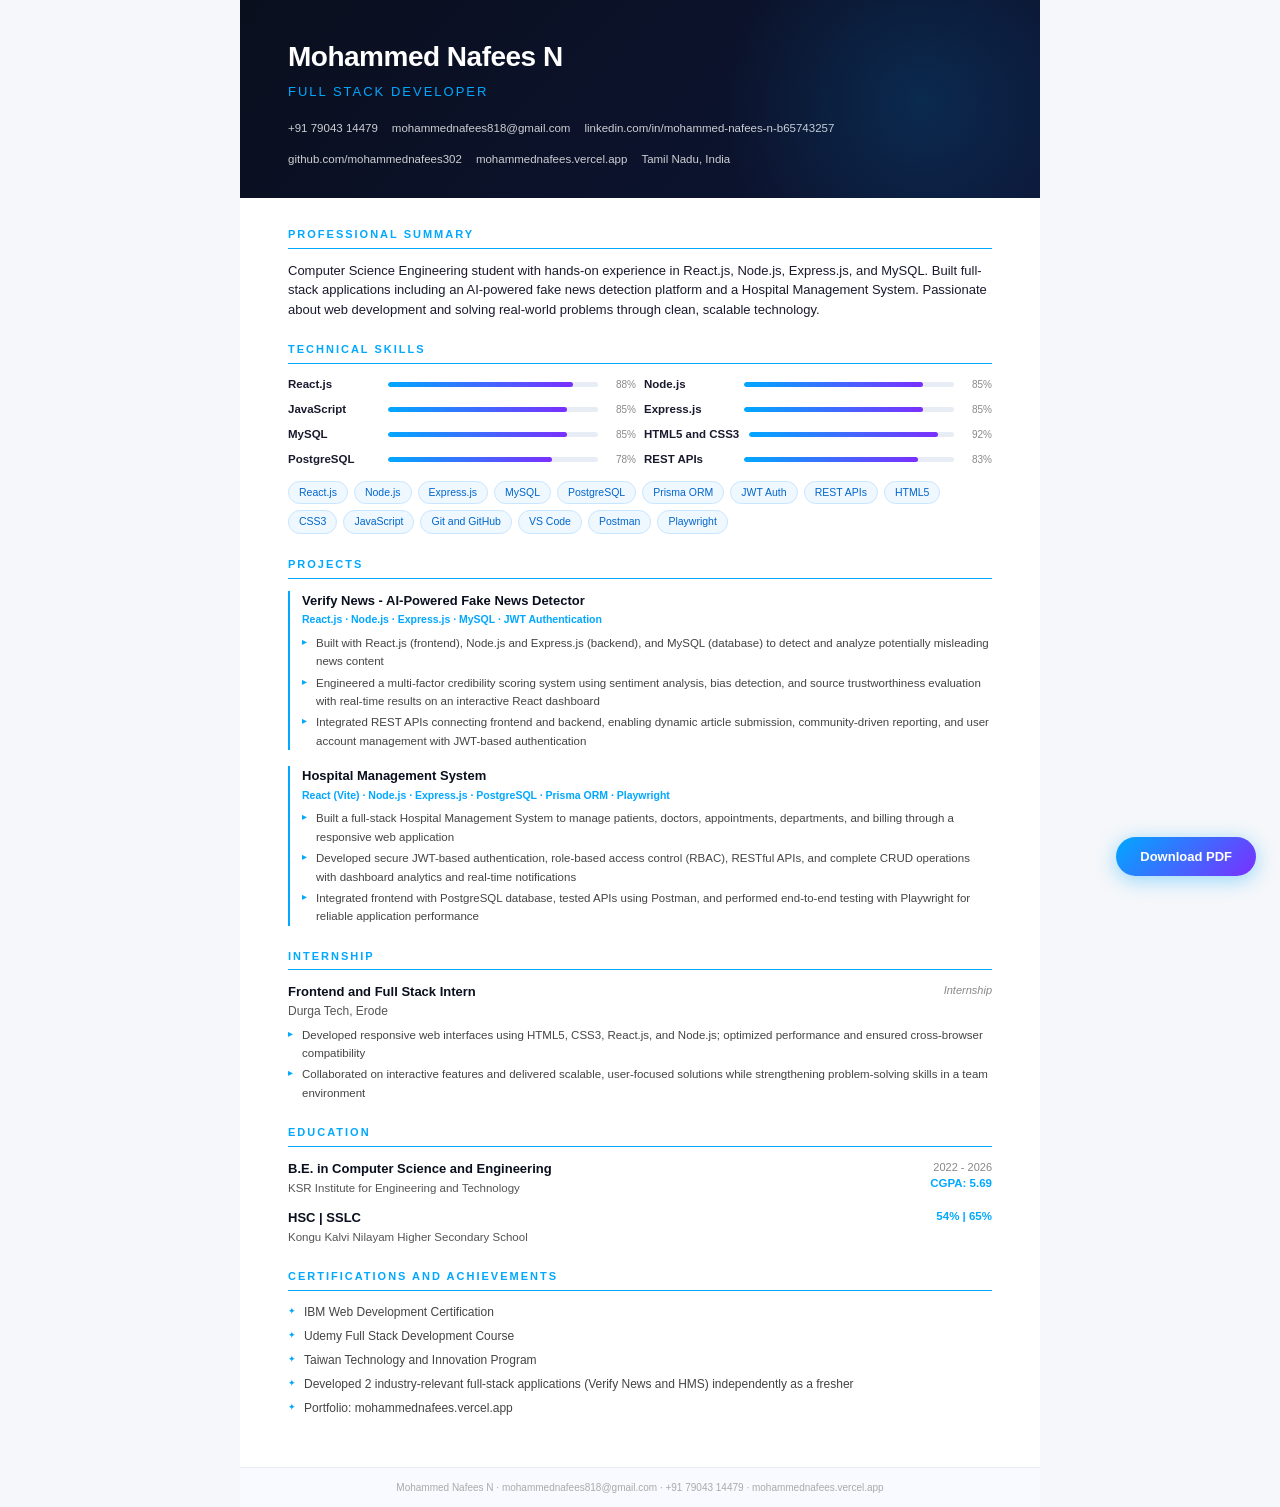
<file: resume.html>
<!DOCTYPE html>
<html lang="en">
<head>
<meta charset="UTF-8"/>
<meta name="viewport" content="width=device-width, initial-scale=1.0"/>
<title>Mohammed Nafees N - Resume</title>
<style>
*{margin:0;padding:0;box-sizing:border-box}
body{font-family:'Segoe UI',Arial,sans-serif;background:#f5f7fa;color:#1a1a2e;font-size:13px;line-height:1.5}
.page{max-width:800px;margin:0 auto;background:#fff;min-height:100vh;padding:0}
.header{background:linear-gradient(135deg,#0a0f1e,#0d1535);color:#fff;padding:36px 48px 30px;position:relative;overflow:hidden}
.header::before{content:'';position:absolute;top:-50%;right:-10%;width:400px;height:400px;background:radial-gradient(circle,rgba(0,168,255,.15),transparent 70%);border-radius:50%}
.hname{font-size:28px;font-weight:800;letter-spacing:-0.5px;margin-bottom:4px}
.htitle{font-size:13px;font-weight:500;color:#00a8ff;letter-spacing:2px;text-transform:uppercase;margin-bottom:18px}
.hcontact{display:flex;flex-wrap:wrap;gap:14px}
.hc{display:flex;align-items:center;gap:6px;font-size:11.5px;color:rgba(255,255,255,.8)}
.hc a{color:rgba(255,255,255,.8);text-decoration:none}
.body{padding:28px 48px}
.sec{margin-bottom:22px}
.sec-title{font-size:11px;font-weight:700;text-transform:uppercase;letter-spacing:2px;color:#00a8ff;border-bottom:1.5px solid #00a8ff;padding-bottom:5px;margin-bottom:12px}
.summary p{color:#444;font-size:12.5px;line-height:1.7}
.skills-grid{display:grid;grid-template-columns:repeat(2,1fr);gap:8px}
.skill-row{display:flex;align-items:center;gap:10px}
.skill-label{font-size:11.5px;font-weight:600;color:#1a1a2e;min-width:90px}
.skill-bar-bg{flex:1;height:5px;background:#e8edf5;border-radius:3px;overflow:hidden}
.skill-bar{height:100%;background:linear-gradient(90deg,#00a8ff,#7b2fff);border-radius:3px}
.skill-pct{font-size:10px;color:#888;min-width:28px;text-align:right}
.tags{display:flex;flex-wrap:wrap;gap:6px;margin-top:12px}
.tag{background:#f0f8ff;border:1px solid #c8e6ff;color:#0066cc;font-size:10.5px;padding:3px 10px;border-radius:20px;font-weight:500}
.project{margin-bottom:16px;padding-left:12px;border-left:2.5px solid #00a8ff}
.proj-title{font-size:13px;font-weight:700;color:#0a0f1e;margin-bottom:2px}
.proj-stack{font-size:10.5px;color:#00a8ff;font-weight:600;margin-bottom:6px}
.proj-pts{list-style:none;padding:0}
.proj-pts li{font-size:11.5px;color:#444;line-height:1.6;padding-left:14px;position:relative;margin-bottom:3px}
.proj-pts li::before{content:'▸';position:absolute;left:0;color:#00a8ff;font-size:10px}
.exp-header{display:flex;justify-content:space-between;align-items:flex-start;margin-bottom:4px}
.exp-title{font-size:13px;font-weight:700;color:#0a0f1e}
.exp-company{font-size:12px;color:#555;font-weight:500}
.exp-date{font-size:11px;color:#888;font-style:italic}
.exp-pts{list-style:none;padding:0;margin-top:6px}
.exp-pts li{font-size:11.5px;color:#444;line-height:1.6;padding-left:14px;position:relative;margin-bottom:3px}
.exp-pts li::before{content:'▸';position:absolute;left:0;color:#00a8ff;font-size:10px}
.edu-item{display:flex;justify-content:space-between;align-items:flex-start;margin-bottom:10px}
.edu-deg{font-size:13px;font-weight:700;color:#0a0f1e}
.edu-inst{font-size:11.5px;color:#555;margin-top:2px}
.edu-right{text-align:right;flex-shrink:0}
.edu-year{font-size:11px;color:#888}
.edu-grade{font-size:11.5px;font-weight:600;color:#00a8ff}
.cert-list{list-style:none;display:flex;flex-direction:column;gap:6px}
.cert-list li{font-size:12px;color:#444;display:flex;align-items:center;gap:8px}
.cert-list li::before{content:'✦';color:#00a8ff;font-size:9px;flex-shrink:0}
.resume-footer{background:#f8faff;border-top:1px solid #e8edf5;padding:12px 48px;text-align:center;font-size:10px;color:#aaa}
.print-btn{position:fixed;bottom:24px;right:24px;background:linear-gradient(135deg,#00a8ff,#7b2fff);color:#fff;border:none;padding:12px 24px;border-radius:50px;font-size:13px;font-weight:600;cursor:pointer;box-shadow:0 4px 20px rgba(0,168,255,.4);transition:transform .2s;font-family:'Segoe UI',sans-serif}
.print-btn:hover{transform:translateY(-2px)}
@media print{.print-btn{display:none}body{background:#fff}.page{box-shadow:none}}
</style>
</head>
<body>
<button class="print-btn" onclick="window.print()">Download PDF</button>
<div class="page">
  <div class="header">
    <div class="hname">Mohammed Nafees N</div>
    <div class="htitle">Full Stack Developer</div>
    <div class="hcontact">
      <div class="hc">+91 79043 14479</div>
      <div class="hc">mohammednafees818@gmail.com</div>
      <div class="hc">linkedin.com/in/mohammed-nafees-n-b65743257</div>
      <div class="hc">github.com/mohammednafees302</div>
      <div class="hc">mohammednafees.vercel.app</div>
      <div class="hc">Tamil Nadu, India</div>
    </div>
  </div>
  <div class="body">
    <div class="sec">
      <div class="sec-title">Professional Summary</div>
      <p>Computer Science Engineering student with hands-on experience in React.js, Node.js, Express.js, and MySQL. Built full-stack applications including an AI-powered fake news detection platform and a Hospital Management System. Passionate about web development and solving real-world problems through clean, scalable technology.</p>
    </div>
    <div class="sec">
      <div class="sec-title">Technical Skills</div>
      <div class="skills-grid">
        <div class="skill-row"><span class="skill-label">React.js</span><div class="skill-bar-bg"><div class="skill-bar" style="width:88%"></div></div><span class="skill-pct">88%</span></div>
        <div class="skill-row"><span class="skill-label">Node.js</span><div class="skill-bar-bg"><div class="skill-bar" style="width:85%"></div></div><span class="skill-pct">85%</span></div>
        <div class="skill-row"><span class="skill-label">JavaScript</span><div class="skill-bar-bg"><div class="skill-bar" style="width:85%"></div></div><span class="skill-pct">85%</span></div>
        <div class="skill-row"><span class="skill-label">Express.js</span><div class="skill-bar-bg"><div class="skill-bar" style="width:85%"></div></div><span class="skill-pct">85%</span></div>
        <div class="skill-row"><span class="skill-label">MySQL</span><div class="skill-bar-bg"><div class="skill-bar" style="width:85%"></div></div><span class="skill-pct">85%</span></div>
        <div class="skill-row"><span class="skill-label">HTML5 and CSS3</span><div class="skill-bar-bg"><div class="skill-bar" style="width:92%"></div></div><span class="skill-pct">92%</span></div>
        <div class="skill-row"><span class="skill-label">PostgreSQL</span><div class="skill-bar-bg"><div class="skill-bar" style="width:78%"></div></div><span class="skill-pct">78%</span></div>
        <div class="skill-row"><span class="skill-label">REST APIs</span><div class="skill-bar-bg"><div class="skill-bar" style="width:83%"></div></div><span class="skill-pct">83%</span></div>
      </div>
      <div class="tags">
        <span class="tag">React.js</span><span class="tag">Node.js</span><span class="tag">Express.js</span><span class="tag">MySQL</span><span class="tag">PostgreSQL</span><span class="tag">Prisma ORM</span><span class="tag">JWT Auth</span><span class="tag">REST APIs</span><span class="tag">HTML5</span><span class="tag">CSS3</span><span class="tag">JavaScript</span><span class="tag">Git and GitHub</span><span class="tag">VS Code</span><span class="tag">Postman</span><span class="tag">Playwright</span>
      </div>
    </div>
    <div class="sec">
      <div class="sec-title">Projects</div>
      <div class="project">
        <div class="proj-title">Verify News - AI-Powered Fake News Detector</div>
        <div class="proj-stack">React.js · Node.js · Express.js · MySQL · JWT Authentication</div>
        <ul class="proj-pts">
          <li>Built with React.js (frontend), Node.js and Express.js (backend), and MySQL (database) to detect and analyze potentially misleading news content</li>
          <li>Engineered a multi-factor credibility scoring system using sentiment analysis, bias detection, and source trustworthiness evaluation with real-time results on an interactive React dashboard</li>
          <li>Integrated REST APIs connecting frontend and backend, enabling dynamic article submission, community-driven reporting, and user account management with JWT-based authentication</li>
        </ul>
      </div>
      <div class="project">
        <div class="proj-title">Hospital Management System</div>
        <div class="proj-stack">React (Vite) · Node.js · Express.js · PostgreSQL · Prisma ORM · Playwright</div>
        <ul class="proj-pts">
          <li>Built a full-stack Hospital Management System to manage patients, doctors, appointments, departments, and billing through a responsive web application</li>
          <li>Developed secure JWT-based authentication, role-based access control (RBAC), RESTful APIs, and complete CRUD operations with dashboard analytics and real-time notifications</li>
          <li>Integrated frontend with PostgreSQL database, tested APIs using Postman, and performed end-to-end testing with Playwright for reliable application performance</li>
        </ul>
      </div>
    </div>
    <div class="sec">
      <div class="sec-title">Internship</div>
      <div class="exp-header">
        <div><div class="exp-title">Frontend and Full Stack Intern</div><div class="exp-company">Durga Tech, Erode</div></div>
        <div class="exp-date">Internship</div>
      </div>
      <ul class="exp-pts">
        <li>Developed responsive web interfaces using HTML5, CSS3, React.js, and Node.js; optimized performance and ensured cross-browser compatibility</li>
        <li>Collaborated on interactive features and delivered scalable, user-focused solutions while strengthening problem-solving skills in a team environment</li>
      </ul>
    </div>
    <div class="sec">
      <div class="sec-title">Education</div>
      <div class="edu-item">
        <div><div class="edu-deg">B.E. in Computer Science and Engineering</div><div class="edu-inst">KSR Institute for Engineering and Technology</div></div>
        <div class="edu-right"><div class="edu-year">2022 - 2026</div><div class="edu-grade">CGPA: 5.69</div></div>
      </div>
      <div class="edu-item">
        <div><div class="edu-deg">HSC | SSLC</div><div class="edu-inst">Kongu Kalvi Nilayam Higher Secondary School</div></div>
        <div class="edu-right"><div class="edu-grade">54% | 65%</div></div>
      </div>
    </div>
    <div class="sec">
      <div class="sec-title">Certifications and Achievements</div>
      <ul class="cert-list">
        <li>IBM Web Development Certification</li>
        <li>Udemy Full Stack Development Course</li>
        <li>Taiwan Technology and Innovation Program</li>
        <li>Developed 2 industry-relevant full-stack applications (Verify News and HMS) independently as a fresher</li>
        <li>Portfolio: mohammednafees.vercel.app</li>
      </ul>
    </div>
  </div>
  <div class="resume-footer">Mohammed Nafees N · mohammednafees818@gmail.com · +91 79043 14479 · mohammednafees.vercel.app</div>
</div>
</body>
</html>
</file>
